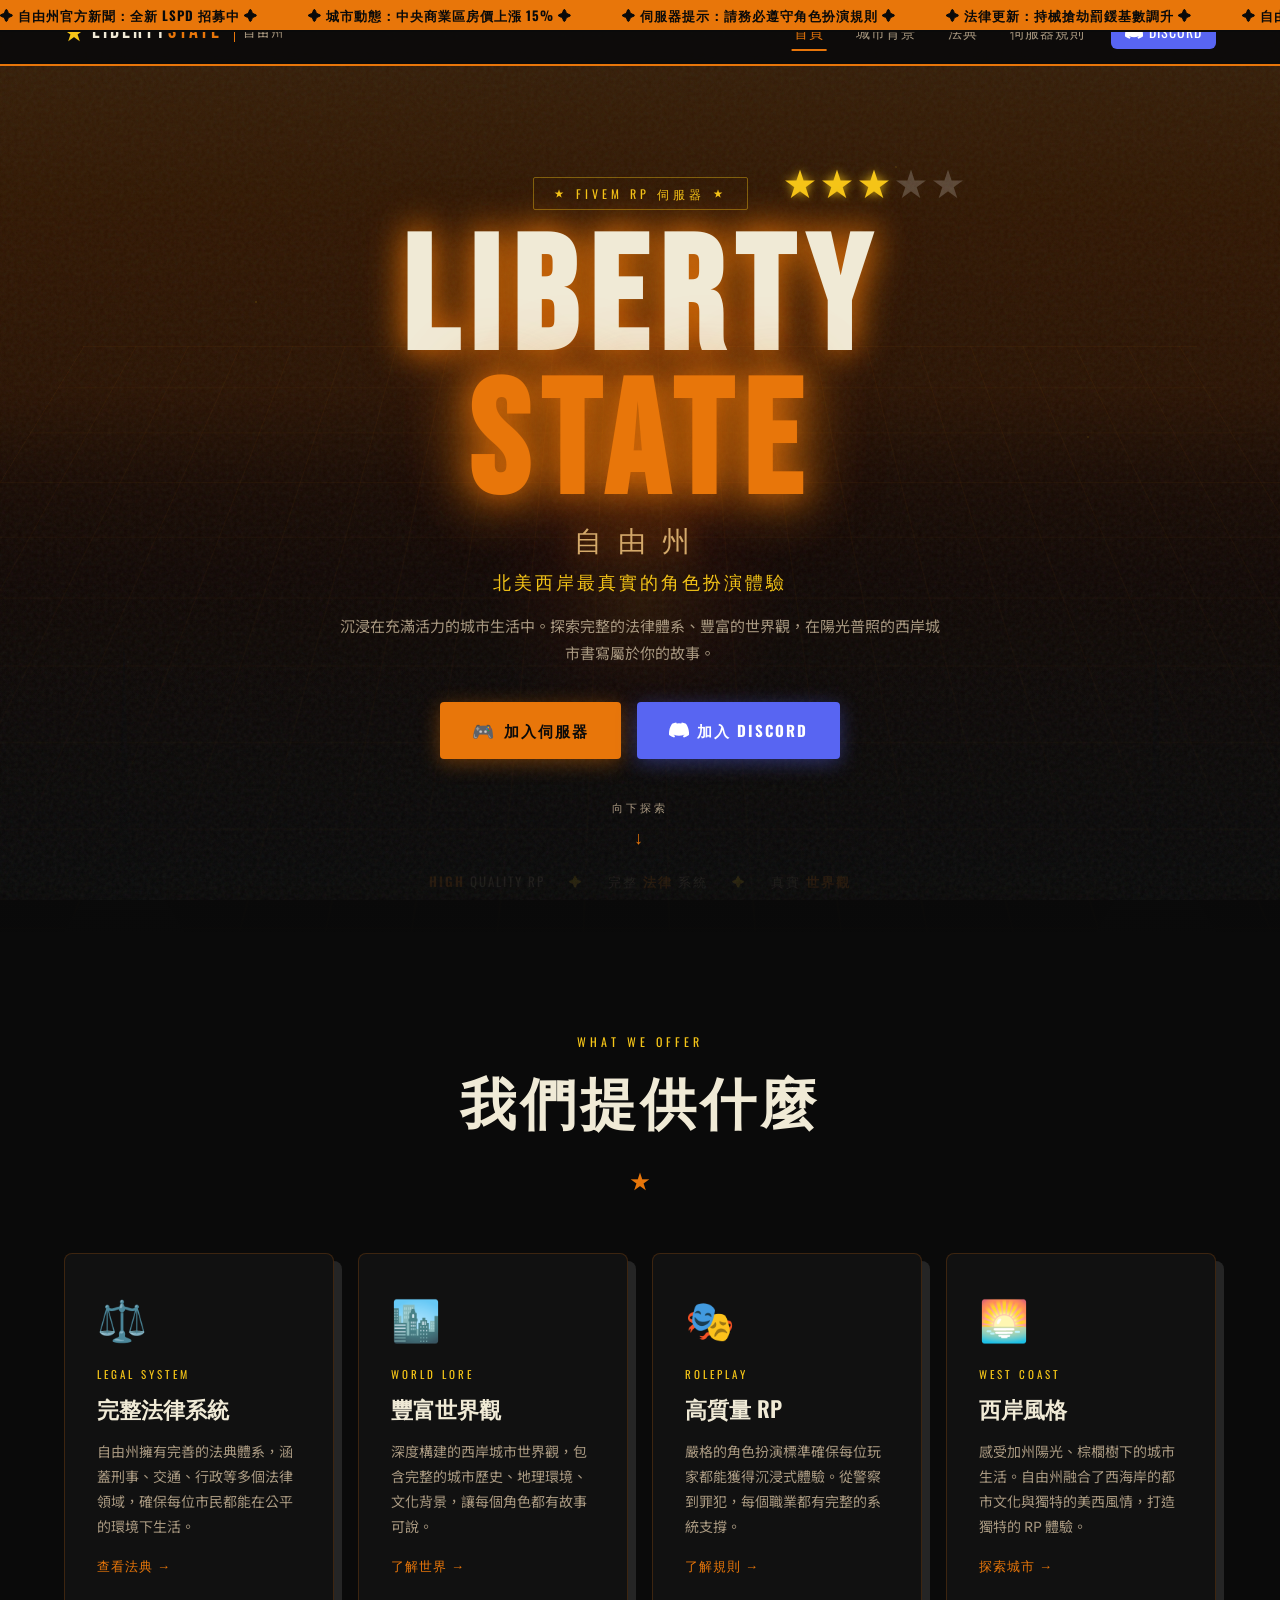
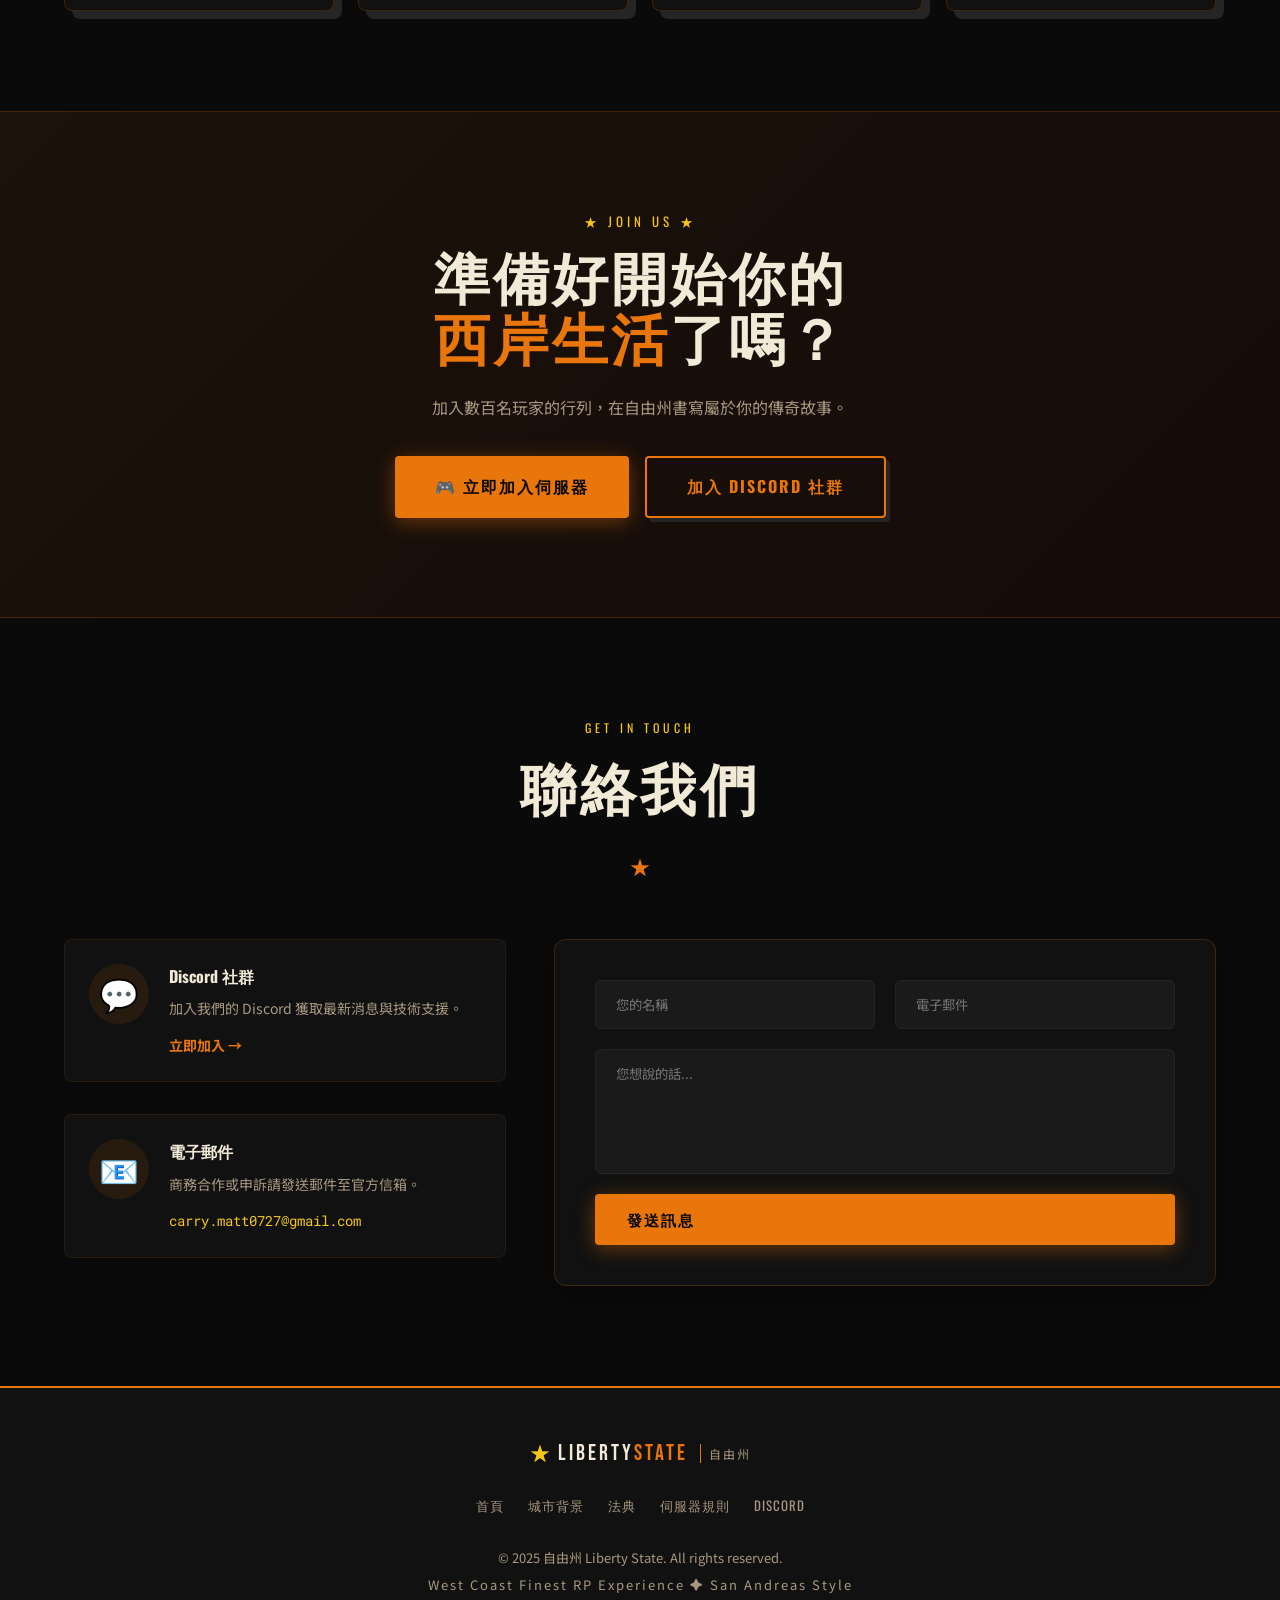
<file: index.html>
<!DOCTYPE html>
<html lang="zh-TW">
<head>
  <meta charset="UTF-8" />
  <meta name="viewport" content="width=device-width, initial-scale=1.0" />
  <title>自由州 Liberty State | 官方網站</title>
  <meta name="description" content="自由州（Liberty State）是一個位於北美西岸的現代化都市。探索完整的 RP 世界觀、法典系統、並了解伺務器規則。" />
  <meta property="og:title" content="自由州 Liberty State" />
  <meta property="og:description" content="一個高質量的 FiveM RP 伺務器。探索完整的法律系統、世界觀設定、並了解伺務器規則。" />
  <meta property="og:type" content="website" />
  <link rel="preconnect" href="https://fonts.googleapis.com" />
  <link rel="preconnect" href="https://fonts.gstatic.com" crossorigin />
  <link href="https://fonts.googleapis.com/css2?family=Bebas+Neue&family=Oswald:wght@300;400;500;600;700&family=Noto+Sans+TC:wght@300;400;500;700&family=Roboto+Mono:wght@400;500&display=swap" rel="stylesheet" />
  <link rel="stylesheet" href="style.css" />
</head>
<body>
  <!-- News Ticker -->
  <div class="news-ticker">
    <div class="news-content">
      <span>✦ 自由州官方新聞：全新 LSPD 招募中 ✦</span>
      <span>✦ 城市動態：中央商業區房價上漲 15% ✦</span>
      <span>✦ 伺服器提示：請務必遵守角色扮演規則 ✦</span>
      <span>✦ 法律更新：持械搶劫罰鍰基數調升 ✦</span>
      <span>✦ 自由州官方新聞：全新 LSPD 招募中 ✦</span>
      <span>✦ 城市動態：中央商業區房價上漲 15% ✦</span>
    </div>
  </div>

  <!-- Navigation -->
  <nav class="navbar" id="navbar">
    <div class="nav-container">
      <a href="index.html" class="nav-logo">
        <span class="logo-star">★</span>
        <span class="logo-text">LIBERTY<span class="logo-state">STATE</span></span>
        <span class="logo-zh">自由州</span>
      </a>
      <div class="nav-links">
        <a href="index.html" class="nav-link active" id="nav-home">首頁</a>
        <a href="city.html" class="nav-link" id="nav-city">城市背景</a>
        <a href="code.html" class="nav-link" id="nav-code">法典</a>
        <a href="rules.html" class="nav-link" id="nav-rules">伺服器規則</a>
        <a href="https://discord.gg/libertystaterp" class="nav-link discord-btn" target="_blank">
          <svg width="18" height="18" viewBox="0 0 24 24" fill="currentColor"><path d="M20.317 4.37a19.791 19.791 0 0 0-4.885-1.515.074.074 0 0 0-.079.037c-.21.375-.444.864-.608 1.25a18.27 18.27 0 0 0-5.487 0 12.64 12.64 0 0 0-.617-1.25.077.077 0 0 0-.079-.037A19.736 19.736 0 0 0 3.677 4.37a.07.07 0 0 0-.032.027C.533 9.046-.32 13.58.099 18.057.1 18.081.118 18.103.137 18.116a19.916 19.916 0 0 0 6.002 2.993.078.078 0 0 0 .084-.026c.462-.63.874-1.295 1.226-1.994a.076.076 0 0 0-.041-.106 13.107 13.107 0 0 1-1.872-.892.077.077 0 0 1-.008-.128 10.2 10.2 0 0 0 .372-.292.074.074 0 0 1 .077-.01c3.928 1.793 8.18 1.793 12.062 0a.074.074 0 0 1 .078.01c.12.098.246.198.373.292a.077.077 0 0 1-.006.127 12.299 12.299 0 0 1-1.873.892.077.077 0 0 0-.041.107c.36.698.772 1.362 1.225 1.993a.076.076 0 0 0 .084.028 19.839 19.839 0 0 0 6.002-2.981.077.077 0 0 0 .032-.054c.5-5.177-.838-9.674-3.549-13.66a.061.061 0 0 0-.031-.03z"/></svg>
          Discord
        </a>
      </div>
      <button class="nav-toggle" id="navToggle">
        <span></span><span></span><span></span>
      </button>
    </div>
  </nav>

  <!-- Hero Section -->
  <section class="hero" id="hero">
    <div class="hero-bg">
      <div class="hero-gradient"></div>
      <div class="hero-stars"></div>
      <div class="hero-grid"></div>
      <div class="palm-silhouettes">
        <div class="palm palm-left"></div>
        <div class="palm palm-right"></div>
      </div>
      <div class="sun-effect"></div>
    </div>
    <div class="hero-content">
      <!-- Wanted Level Stars -->
      <div class="wanted-level">
        <span>★</span><span>★</span><span>★</span><span class="star-dim">★</span><span class="star-dim">★</span>
      </div>
      <div class="hero-badge">
        <span class="badge-star">★</span> FiveM RP 伺服器 <span class="badge-star">★</span>
      </div>
      <h1 class="hero-title">
        <span class="title-liberty">LIBERTY</span>
        <span class="title-state">STATE</span>
        <span class="title-zh">自由州</span>
      </h1>
      <p class="hero-subtitle">北美西岸最真實的角色扮演體驗</p>
      <p class="hero-desc">沉浸在充滿活力的城市生活中。探索完整的法律體系、豐富的世界觀，在陽光普照的西岸城市書寫屬於你的故事。</p>
      <div class="hero-buttons">
        <a href="fivem://connect/libertystate.tebex.io" class="btn btn-primary">
          <span class="btn-icon">🎮</span> 加入伺服器
        </a>
        <a href="https://discord.gg/libertystaterp" class="btn btn-discord" target="_blank">
          <svg width="20" height="20" viewBox="0 0 24 24" fill="currentColor"><path d="M20.317 4.37a19.791 19.791 0 0 0-4.885-1.515.074.074 0 0 0-.079.037c-.21.375-.444.864-.608 1.25a18.27 18.27 0 0 0-5.487 0 12.64 12.64 0 0 0-.617-1.25.077.077 0 0 0-.079-.037A19.736 19.736 0 0 0 3.677 4.37a.07.07 0 0 0-.032.027C.533 9.046-.32 13.58.099 18.057.1 18.081.118 18.103.137 18.116a19.916 19.916 0 0 0 6.002 2.993.078.078 0 0 0 .084-.026c.462-.63.874-1.295 1.226-1.994a.076.076 0 0 0-.041-.106 13.107 13.107 0 0 1-1.872-.892.077.077 0 0 1-.008-.128 10.2 10.2 0 0 0 .372-.292.074.074 0 0 1 .077-.01c3.928 1.793 8.18 1.793 12.062 0a.074.074 0 0 1 .078.01c.12.098.246.198.373.292a.077.077 0 0 1-.006.127 12.299 12.299 0 0 1-1.873.892.077.077 0 0 0-.041.107c.36.698.772 1.362 1.225 1.993a.076.076 0 0 0 .084.028 19.839 19.839 0 0 0 6.002-2.981.077.077 0 0 0 .032-.054c.5-5.177-.838-9.674-3.549-13.66a.061.061 0 0 0-.031-.03z"/></svg>
          加入 Discord
        </a>
      </div>
      <div class="hero-scroll-hint">
        <span>向下探索</span>
        <div class="scroll-arrow">↓</div>
      </div>
    </div>
    <div class="hero-badge-bottom">
      <span class="stat-item"><span class="stat-num">HIGH</span> QUALITY RP</span>
      <span class="stat-divider">✦</span>
      <span class="stat-item">完整 <span class="stat-num">法律</span> 系統</span>
      <span class="stat-divider">✦</span>
      <span class="stat-item">真實 <span class="stat-num">世界觀</span></span>
    </div>
  </section>

  <!-- Features Section -->
  <section class="features" id="features">
    <div class="section-header">
      <div class="section-tag">WHAT WE OFFER</div>
      <h2 class="section-title">我們提供什麼</h2>
      <div class="section-divider"><span>★</span></div>
    </div>
    <div class="features-grid">
      <div class="feature-card" data-delay="0">
        <div class="feature-icon">⚖️</div>
        <div class="feature-tag">LEGAL SYSTEM</div>
        <h3 class="feature-title">完整法律系統</h3>
        <p class="feature-desc">自由州擁有完善的法典體系，涵蓋刑事、交通、行政等多個法律領域，確保每位市民都能在公平的環境下生活。</p>
        <a href="code.html" class="feature-link">查看法典 →</a>
      </div>
      <div class="feature-card" data-delay="100">
        <div class="feature-icon">🏙️</div>
        <div class="feature-tag">WORLD LORE</div>
        <h3 class="feature-title">豐富世界觀</h3>
        <p class="feature-desc">深度構建的西岸城市世界觀，包含完整的城市歷史、地理環境、文化背景，讓每個角色都有故事可說。</p>
        <a href="city.html" class="feature-link">了解世界 →</a>
      </div>
      <div class="feature-card" data-delay="200">
        <div class="feature-icon">🎭</div>
        <div class="feature-tag">ROLEPLAY</div>
        <h3 class="feature-title">高質量 RP</h3>
        <p class="feature-desc">嚴格的角色扮演標準確保每位玩家都能獲得沉浸式體驗。從警察到罪犯，每個職業都有完整的系統支撐。</p>
        <a href="rules.html" class="feature-link">了解規則 →</a>
      </div>
      <div class="feature-card" data-delay="300">
        <div class="feature-icon">🌅</div>
        <div class="feature-tag">WEST COAST</div>
        <h3 class="feature-title">西岸風格</h3>
        <p class="feature-desc">感受加州陽光、棕櫚樹下的城市生活。自由州融合了西海岸的都市文化與獨特的美西風情，打造獨特的 RP 體驗。</p>
        <a href="city.html" class="feature-link">探索城市 →</a>
      </div>
    </div>
  </section>

  <!-- CTA Section -->
  <section class="cta-section">
    <div class="cta-bg"></div>
    <div class="cta-content">
      <div class="cta-tag">★ JOIN US ★</div>
      <h2 class="cta-title">準備好開始你的<br><span class="cta-highlight">西岸生活</span>了嗎？</h2>
      <p class="cta-desc">加入數百名玩家的行列，在自由州書寫屬於你的傳奇故事。</p>
      <div class="cta-buttons">
        <a href="fivem://connect/libertystate.tebex.io" class="btn btn-primary btn-lg">
          🎮 立即加入伺服器
        </a>
        <a href="https://discord.gg/libertystaterp" class="btn btn-outline btn-lg" target="_blank">
          加入 Discord 社群
        </a>
      </div>
    </div>
  </section>

  <!-- Contact Section -->
  <section class="contact-section" id="contact">
    <div class="section-header">
      <div class="section-tag">GET IN TOUCH</div>
      <h2 class="section-title">聯絡我們</h2>
      <div class="section-divider"><span>★</span></div>
    </div>
    <div class="contact-container">
      <div class="contact-info">
        <div class="contact-item">
          <div class="contact-icon">💬</div>
          <div class="contact-text">
            <h4>Discord 社群</h4>
            <p>加入我們的 Discord 獲取最新消息與技術支援。</p>
            <a href="https://discord.gg/libertystaterp" target="_blank">立即加入 →</a>
          </div>
        </div>
        <div class="contact-item">
          <div class="contact-icon">📧</div>
          <div class="contact-text">
            <h4>電子郵件</h4>
            <p>商務合作或申訴請發送郵件至官方信箱。</p>
            <span>carry.matt0727@gmail.com</span>
          </div>
        </div>
      </div>
      <div class="contact-form-wrapper">
        <form class="contact-form">
          <div class="form-row">
            <input type="text" placeholder="您的名稱" required>
            <input type="email" placeholder="電子郵件" required>
          </div>
          <textarea placeholder="您想說的話..." rows="5" required></textarea>
          <button type="submit" class="btn btn-primary">發送訊息</button>
        </form>
      </div>
    </div>
  </section>

  <!-- Footer -->
  <footer class="footer">
    <div class="footer-content">
      <div class="footer-logo">
        <span class="logo-star">★</span>
        <span class="logo-text">LIBERTY<span class="logo-state">STATE</span></span>
        <span class="logo-zh">自由州</span>
      </div>
      <div class="footer-links">
        <a href="index.html">首頁</a>
        <a href="city.html">城市背景</a>
        <a href="code.html">法典</a>
        <a href="rules.html">伺服器規則</a>
        <a href="https://discord.gg/libertystaterp" target="_blank">Discord</a>
      </div>
      <div class="footer-bottom">
        <p>© 2025 自由州 Liberty State. All rights reserved.</p>
        <p class="footer-tagline">West Coast Finest RP Experience ✦ San Andreas Style</p>
      </div>
    </div>
  </footer>

  <script src="app.js"></script>
</body>
</html>
</file>
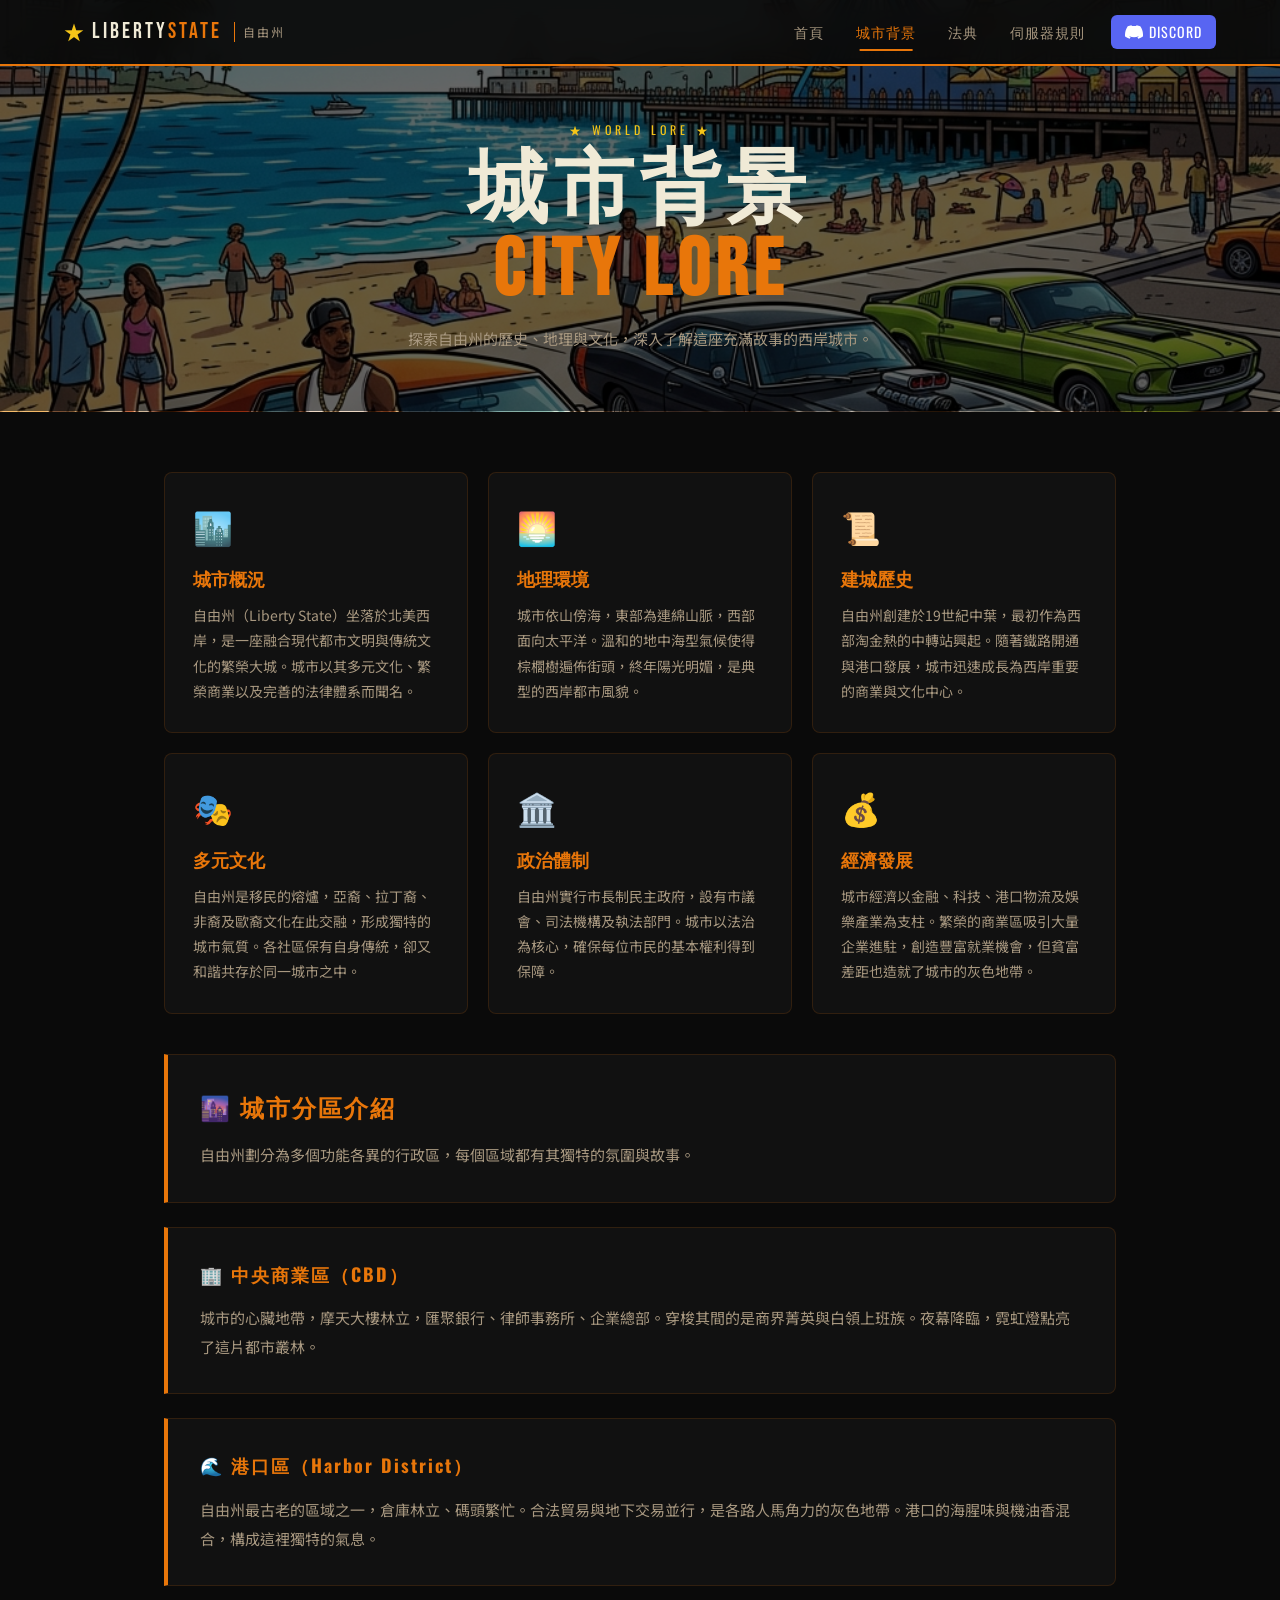
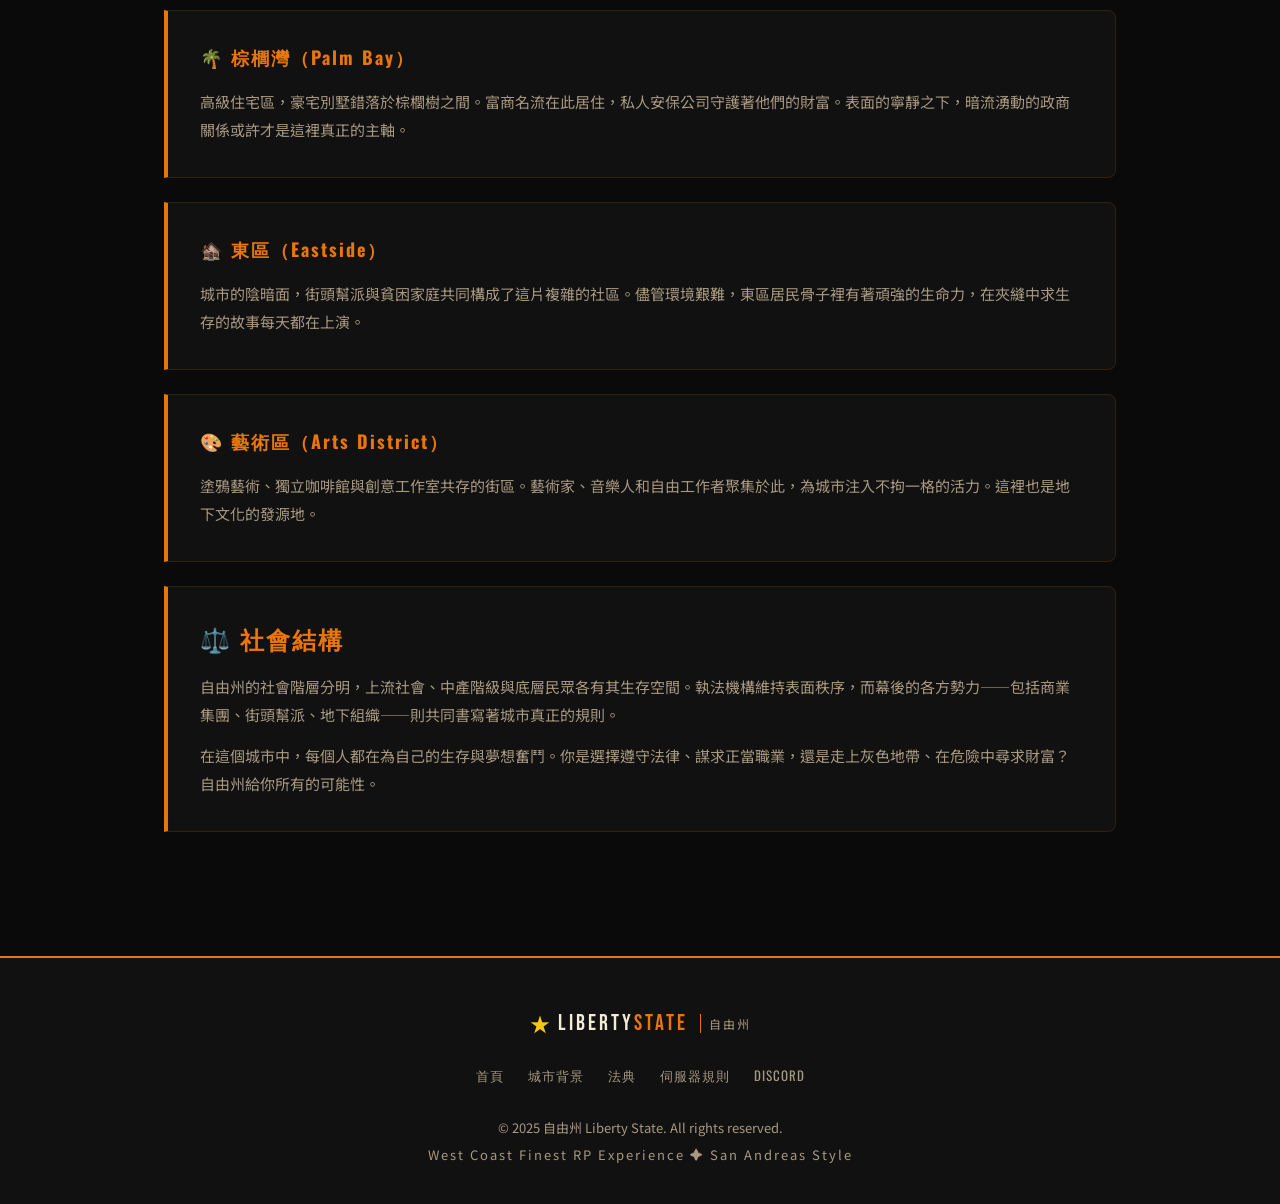
<file: city.html>
<!DOCTYPE html>
<html lang="zh-TW">
<head>
  <meta charset="UTF-8" />
  <meta name="viewport" content="width=device-width, initial-scale=1.0" />
  <title>城市背景 | 自由州 Liberty State</title>
  <meta name="description" content="探索自由州的城市背景、歷史與世界觀設定。" />
  <link rel="preconnect" href="https://fonts.googleapis.com" />
  <link rel="preconnect" href="https://fonts.gstatic.com" crossorigin />
  <link href="https://fonts.googleapis.com/css2?family=Bebas+Neue&family=Oswald:wght@300;400;500;600;700&family=Noto+Sans+TC:wght@300;400;500;700&family=Roboto+Mono:wght@400;500&display=swap" rel="stylesheet" />
  <link rel="stylesheet" href="style.css" />
</head>
<body>
  <nav class="navbar" id="navbar">
    <div class="nav-container">
      <a href="index.html" class="nav-logo">
        <span class="logo-star">★</span>
        <span class="logo-text">LIBERTY<span class="logo-state">STATE</span></span>
        <span class="logo-zh">自由州</span>
      </a>
      <div class="nav-links">
        <a href="index.html" class="nav-link">首頁</a>
        <a href="city.html" class="nav-link active">城市背景</a>
        <a href="code.html" class="nav-link">法典</a>
        <a href="rules.html" class="nav-link">伺服器規則</a>
        <a href="https://discord.gg/libertystaterp" class="nav-link discord-btn" target="_blank">
          <svg width="18" height="18" viewBox="0 0 24 24" fill="currentColor"><path d="M20.317 4.37a19.791 19.791 0 0 0-4.885-1.515.074.074 0 0 0-.079.037c-.21.375-.444.864-.608 1.25a18.27 18.27 0 0 0-5.487 0 12.64 12.64 0 0 0-.617-1.25.077.077 0 0 0-.079-.037A19.736 19.736 0 0 0 3.677 4.37a.07.07 0 0 0-.032.027C.533 9.046-.32 13.58.099 18.057.1 18.081.118 18.103.137 18.116a19.916 19.916 0 0 0 6.002 2.993.078.078 0 0 0 .084-.026c.462-.63.874-1.295 1.226-1.994a.076.076 0 0 0-.041-.106 13.107 13.107 0 0 1-1.872-.892.077.077 0 0 1-.008-.128 10.2 10.2 0 0 0 .372-.292.074.074 0 0 1 .077-.01c3.928 1.793 8.18 1.793 12.062 0a.074.074 0 0 1 .078.01c.12.098.246.198.373.292a.077.077 0 0 1-.006.127 12.299 12.299 0 0 1-1.873.892.077.077 0 0 0-.041.107c.36.698.772 1.362 1.225 1.993a.076.076 0 0 0 .084.028 19.839 19.839 0 0 0 6.002-2.981.077.077 0 0 0 .032-.054c.5-5.177-.838-9.674-3.549-13.66a.061.061 0 0 0-.031-.03z"/></svg>
          Discord
        </a>
      </div>
      <button class="nav-toggle" id="navToggle"><span></span><span></span><span></span></button>
    </div>
  </nav>

  <section class="page-hero" style="background-image: url('gta_sa_lifestyle_beach_1777030882919.png'); background-size: cover; background-position: center; position: relative;">
    <div style="position: absolute; inset: 0; background: rgba(0,0,0,0.6); z-index: 0;"></div>
    <div style="position: relative; z-index: 1;">
      <div class="page-hero-tag">★ WORLD LORE ★</div>
      <h1 class="page-hero-title">城市背景<br><span>CITY LORE</span></h1>
      <p class="page-hero-desc">探索自由州的歷史、地理與文化，深入了解這座充滿故事的西岸城市。</p>
    </div>
  </section>

  <div class="city-section">
    <div class="city-grid">
      <div class="city-card">
        <div class="city-card-icon">🏙️</div>
        <h3>城市概況</h3>
        <p>自由州（Liberty State）坐落於北美西岸，是一座融合現代都市文明與傳統文化的繁榮大城。城市以其多元文化、繁榮商業以及完善的法律體系而聞名。</p>
      </div>
      <div class="city-card">
        <div class="city-card-icon">🌅</div>
        <h3>地理環境</h3>
        <p>城市依山傍海，東部為連綿山脈，西部面向太平洋。溫和的地中海型氣候使得棕櫚樹遍佈街頭，終年陽光明媚，是典型的西岸都市風貌。</p>
      </div>
      <div class="city-card">
        <div class="city-card-icon">📜</div>
        <h3>建城歷史</h3>
        <p>自由州創建於19世紀中葉，最初作為西部淘金熱的中轉站興起。隨著鐵路開通與港口發展，城市迅速成長為西岸重要的商業與文化中心。</p>
      </div>
      <div class="city-card">
        <div class="city-card-icon">🎭</div>
        <h3>多元文化</h3>
        <p>自由州是移民的熔爐，亞裔、拉丁裔、非裔及歐裔文化在此交融，形成獨特的城市氣質。各社區保有自身傳統，卻又和諧共存於同一城市之中。</p>
      </div>
      <div class="city-card">
        <div class="city-card-icon">🏛️</div>
        <h3>政治體制</h3>
        <p>自由州實行市長制民主政府，設有市議會、司法機構及執法部門。城市以法治為核心，確保每位市民的基本權利得到保障。</p>
      </div>
      <div class="city-card">
        <div class="city-card-icon">💰</div>
        <h3>經濟發展</h3>
        <p>城市經濟以金融、科技、港口物流及娛樂產業為支柱。繁榮的商業區吸引大量企業進駐，創造豐富就業機會，但貧富差距也造就了城市的灰色地帶。</p>
      </div>
    </div>

    <div class="content-block">
      <h2>🌆 城市分區介紹</h2>
      <p>自由州劃分為多個功能各異的行政區，每個區域都有其獨特的氛圍與故事。</p>
    </div>

    <div class="content-block">
      <h3>🏢 中央商業區（CBD）</h3>
      <p>城市的心臟地帶，摩天大樓林立，匯聚銀行、律師事務所、企業總部。穿梭其間的是商界菁英與白領上班族。夜幕降臨，霓虹燈點亮了這片都市叢林。</p>
    </div>

    <div class="content-block">
      <h3>🌊 港口區（Harbor District）</h3>
      <p>自由州最古老的區域之一，倉庫林立、碼頭繁忙。合法貿易與地下交易並行，是各路人馬角力的灰色地帶。港口的海腥味與機油香混合，構成這裡獨特的氣息。</p>
    </div>

    <div class="content-block">
      <h3>🌴 棕櫚灣（Palm Bay）</h3>
      <p>高級住宅區，豪宅別墅錯落於棕櫚樹之間。富商名流在此居住，私人安保公司守護著他們的財富。表面的寧靜之下，暗流湧動的政商關係或許才是這裡真正的主軸。</p>
    </div>

    <div class="content-block">
      <h3>🏚️ 東區（Eastside）</h3>
      <p>城市的陰暗面，街頭幫派與貧困家庭共同構成了這片複雜的社區。儘管環境艱難，東區居民骨子裡有著頑強的生命力，在夾縫中求生存的故事每天都在上演。</p>
    </div>

    <div class="content-block">
      <h3>🎨 藝術區（Arts District）</h3>
      <p>塗鴉藝術、獨立咖啡館與創意工作室共存的街區。藝術家、音樂人和自由工作者聚集於此，為城市注入不拘一格的活力。這裡也是地下文化的發源地。</p>
    </div>

    <div class="content-block">
      <h2>⚖️ 社會結構</h2>
      <p>自由州的社會階層分明，上流社會、中產階級與底層民眾各有其生存空間。執法機構維持表面秩序，而幕後的各方勢力——包括商業集團、街頭幫派、地下組織——則共同書寫著城市真正的規則。</p>
      <p>在這個城市中，每個人都在為自己的生存與夢想奮鬥。你是選擇遵守法律、謀求正當職業，還是走上灰色地帶、在危險中尋求財富？自由州給你所有的可能性。</p>
    </div>
  </div>

  <footer class="footer">
    <div class="footer-content">
      <div class="footer-logo">
        <span class="logo-star">★</span>
        <span class="logo-text">LIBERTY<span class="logo-state">STATE</span></span>
        <span class="logo-zh">自由州</span>
      </div>
      <div class="footer-links">
        <a href="index.html">首頁</a>
        <a href="city.html">城市背景</a>
        <a href="code.html">法典</a>
        <a href="rules.html">伺服器規則</a>
        <a href="https://discord.gg/libertystaterp" target="_blank">Discord</a>
      </div>
      <div class="footer-bottom">
        <p>© 2025 自由州 Liberty State. All rights reserved.</p>
        <p class="footer-tagline">West Coast Finest RP Experience ✦ San Andreas Style</p>
      </div>
    </div>
  </footer>

  <script src="app.js"></script>
</body>
</html>
</file>
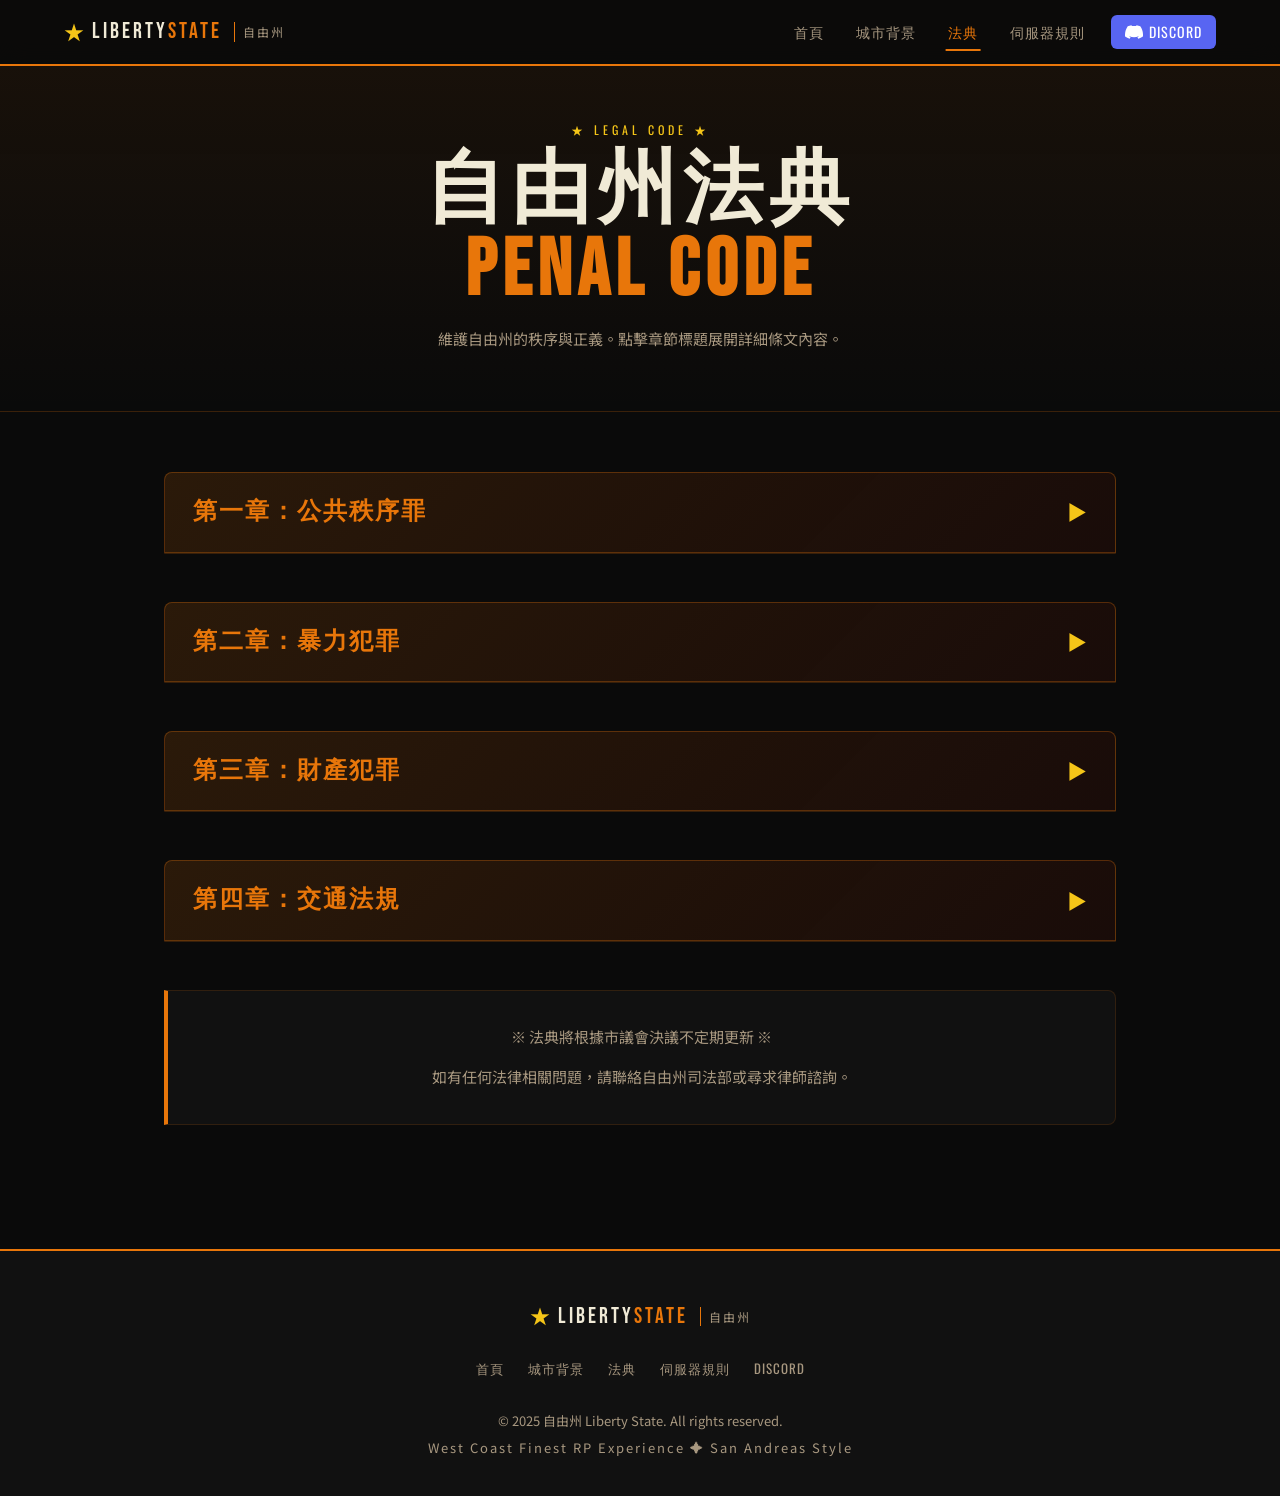
<file: code.html>
<!DOCTYPE html>
<html lang="zh-TW">
<head>
  <meta charset="UTF-8" />
  <meta name="viewport" content="width=device-width, initial-scale=1.0" />
  <title>自由州法典 | 自由州 Liberty State</title>
  <meta name="description" content="自由州官方法典，包含刑事、交通、行政等多項法律條文。" />
  <link rel="preconnect" href="https://fonts.googleapis.com" />
  <link rel="preconnect" href="https://fonts.gstatic.com" crossorigin />
  <link href="https://fonts.googleapis.com/css2?family=Bebas+Neue&family=Oswald:wght@300;400;500;600;700&family=Noto+Sans+TC:wght@300;400;500;700&family=Roboto+Mono:wght@400;500&display=swap" rel="stylesheet" />
  <link rel="stylesheet" href="style.css" />
</head>
<body>
  <nav class="navbar" id="navbar">
    <div class="nav-container">
      <a href="index.html" class="nav-logo">
        <span class="logo-star">★</span>
        <span class="logo-text">LIBERTY<span class="logo-state">STATE</span></span>
        <span class="logo-zh">自由州</span>
      </a>
      <div class="nav-links">
        <a href="index.html" class="nav-link">首頁</a>
        <a href="city.html" class="nav-link">城市背景</a>
        <a href="code.html" class="nav-link active">法典</a>
        <a href="rules.html" class="nav-link">伺服器規則</a>
        <a href="https://discord.gg/libertystaterp" class="nav-link discord-btn" target="_blank">
          <svg width="18" height="18" viewBox="0 0 24 24" fill="currentColor"><path d="M20.317 4.37a19.791 19.791 0 0 0-4.885-1.515.074.074 0 0 0-.079.037c-.21.375-.444.864-.608 1.25a18.27 18.27 0 0 0-5.487 0 12.64 12.64 0 0 0-.617-1.25.077.077 0 0 0-.079-.037A19.736 19.736 0 0 0 3.677 4.37a.07.07 0 0 0-.032.027C.533 9.046-.32 13.58.099 18.057.1 18.081.118 18.103.137 18.116a19.916 19.916 0 0 0 6.002 2.993.078.078 0 0 0 .084-.026c.462-.63.874-1.295 1.226-1.994a.076.076 0 0 0-.041-.106 13.107 13.107 0 0 1-1.872-.892.077.077 0 0 1-.008-.128 10.2 10.2 0 0 0 .372-.292.074.074 0 0 1 .077-.01c3.928 1.793 8.18 1.793 12.062 0a.074.074 0 0 1 .078.01c.12.098.246.198.373.292a.077.077 0 0 1-.006.127 12.299 12.299 0 0 1-1.873.892.077.077 0 0 0-.041.107c.36.698.772 1.362 1.225 1.993a.076.076 0 0 0 .084.028 19.839 19.839 0 0 0 6.002-2.981.077.077 0 0 0 .032-.054c.5-5.177-.838-9.674-3.549-13.66a.061.061 0 0 0-.031-.03z"/></svg>
          Discord
        </a>
      </div>
      <button class="nav-toggle" id="navToggle"><span></span><span></span><span></span></button>
    </div>
  </nav>

  <section class="page-hero">
    <div class="page-hero-tag">★ LEGAL CODE ★</div>
    <h1 class="page-hero-title">自由州法典<br><span>PENAL CODE</span></h1>
    <p class="page-hero-desc">維護自由州的秩序與正義。點擊章節標題展開詳細條文內容。</p>
  </section>

  <div class="code-section">
    
    <!-- 第一章 -->
    <div class="law-chapter">
      <div class="chapter-header">
        <h2 class="chapter-title">第一章：公共秩序罪</h2>
        <div class="chapter-toggle">▶</div>
      </div>
      <div class="chapter-body">
        <div class="law-article">
          <div class="article-num">ARTICLE 1.1</div>
          <h3 class="article-title">非法集會</h3>
          <p class="article-content">三人以上為實現共同目的，不遵從執法人員解散命令而聚集者，視為非法集會。情節嚴重者可處以罰鍰或短期監禁。</p>
        </div>
        <div class="law-article">
          <div class="article-num">ARTICLE 1.2</div>
          <h3 class="article-title">妨礙公務</h3>
          <p class="article-content">以暴力、威脅或其他方式阻礙執法人員執行職務者，處以罰鍰並沒收相關非法所得。</p>
        </div>
        <div class="law-article">
          <div class="article-num">ARTICLE 1.3</div>
          <h3 class="article-title">公共場所滋擾</h3>
          <p class="article-content">在公共場所大聲喧嘩、鬥毆或以其他方式破壞安寧者，執法人員有權將其驅離或帶回詢問。</p>
        </div>
      </div>
    </div>

    <!-- 第二章 -->
    <div class="law-chapter">
      <div class="chapter-header">
        <h2 class="chapter-title">第二章：暴力犯罪</h2>
        <div class="chapter-toggle">▶</div>
      </div>
      <div class="chapter-body">
        <div class="law-article">
          <div class="article-num">ARTICLE 2.1</div>
          <h3 class="article-title">一級謀殺</h3>
          <p class="article-content">預謀且帶有惡意地非法奪取他人生命。此為極重罪，處以終身監禁且不得假釋，並處以最高額罰鍰。</p>
        </div>
        <div class="law-article">
          <div class="article-num">ARTICLE 2.2</div>
          <h3 class="article-title">二級謀殺</h3>
          <p class="article-content">非預謀但帶有殺意或極度輕率行為導致他人死亡。處以長期監禁。</p>
        </div>
        <div class="law-article">
          <div class="article-num">ARTICLE 2.3</div>
          <h3 class="article-title">持械搶劫</h3>
          <p class="article-content">使用武器強行奪取他人財物。視情節輕重處以 15 至 30 分鐘監禁並處以重罰。</p>
        </div>
      </div>
    </div>

    <!-- 第三章 -->
    <div class="law-chapter">
      <div class="chapter-header">
        <h2 class="chapter-title">第三章：財產犯罪</h2>
        <div class="chapter-toggle">▶</div>
      </div>
      <div class="chapter-body">
        <div class="law-article">
          <div class="article-num">ARTICLE 3.1</div>
          <h3 class="article-title">入室竊盜</h3>
          <p class="article-content">未經許可侵入他人住宅、車輛或商業空間並盜取財物者。</p>
        </div>
        <div class="law-article">
          <div class="article-num">ARTICLE 3.2</div>
          <h3 class="article-title">車輛盜竊（Grand Theft Auto）</h3>
          <p class="article-content">未經車主同意擅自駕駛、奪取他人車輛或相關零件。處以重罰及監禁。</p>
        </div>
      </div>
    </div>

    <!-- 第四章 -->
    <div class="law-chapter">
      <div class="chapter-header">
        <h2 class="chapter-title">第四章：交通法規</h2>
        <div class="chapter-toggle">▶</div>
      </div>
      <div class="chapter-body">
        <div class="law-article">
          <div class="article-num">ARTICLE 4.1</div>
          <h3 class="article-title">超速駕駛</h3>
          <p class="article-content">超過該路段限制時速。每超過 10km/h 增加罰鍰基數。超過 50km/h 視為危險駕駛，得扣留車輛。</p>
        </div>
        <div class="law-article">
          <div class="article-num">ARTICLE 4.2</div>
          <h3 class="article-title">酒後/毒後駕駛 (DUI)</h3>
          <p class="article-content">血液酒精濃度超過標準或受藥物影響駕駛者。處以吊銷執照 24 小時、高額罰鍰並即刻監禁。</p>
        </div>
        <div class="law-article">
          <div class="article-num">ARTICLE 4.3</div>
          <h3 class="article-title">非法非法改裝</h3>
          <p class="article-content">車輛改裝超出安全規範或噪音限制，執法人員有權責令限期改善或禁止上路。</p>
        </div>
      </div>
    </div>

    <!-- 更多章節可依此類推 -->
    <div class="content-block" style="margin-top: 40px; text-align: center;">
      <p>※ 法典將根據市議會決議不定期更新 ※</p>
      <p>如有任何法律相關問題，請聯絡自由州司法部或尋求律師諮詢。</p>
    </div>

  </div>

  <footer class="footer">
    <div class="footer-content">
      <div class="footer-logo">
        <span class="logo-star">★</span>
        <span class="logo-text">LIBERTY<span class="logo-state">STATE</span></span>
        <span class="logo-zh">自由州</span>
      </div>
      <div class="footer-links">
        <a href="index.html">首頁</a>
        <a href="city.html">城市背景</a>
        <a href="code.html">法典</a>
        <a href="rules.html">伺服器規則</a>
        <a href="https://discord.gg/libertystaterp" target="_blank">Discord</a>
      </div>
      <div class="footer-bottom">
        <p>© 2025 自由州 Liberty State. All rights reserved.</p>
        <p class="footer-tagline">West Coast Finest RP Experience ✦ San Andreas Style</p>
      </div>
    </div>
  </footer>

  <script src="app.js"></script>
</body>
</html>
</file>
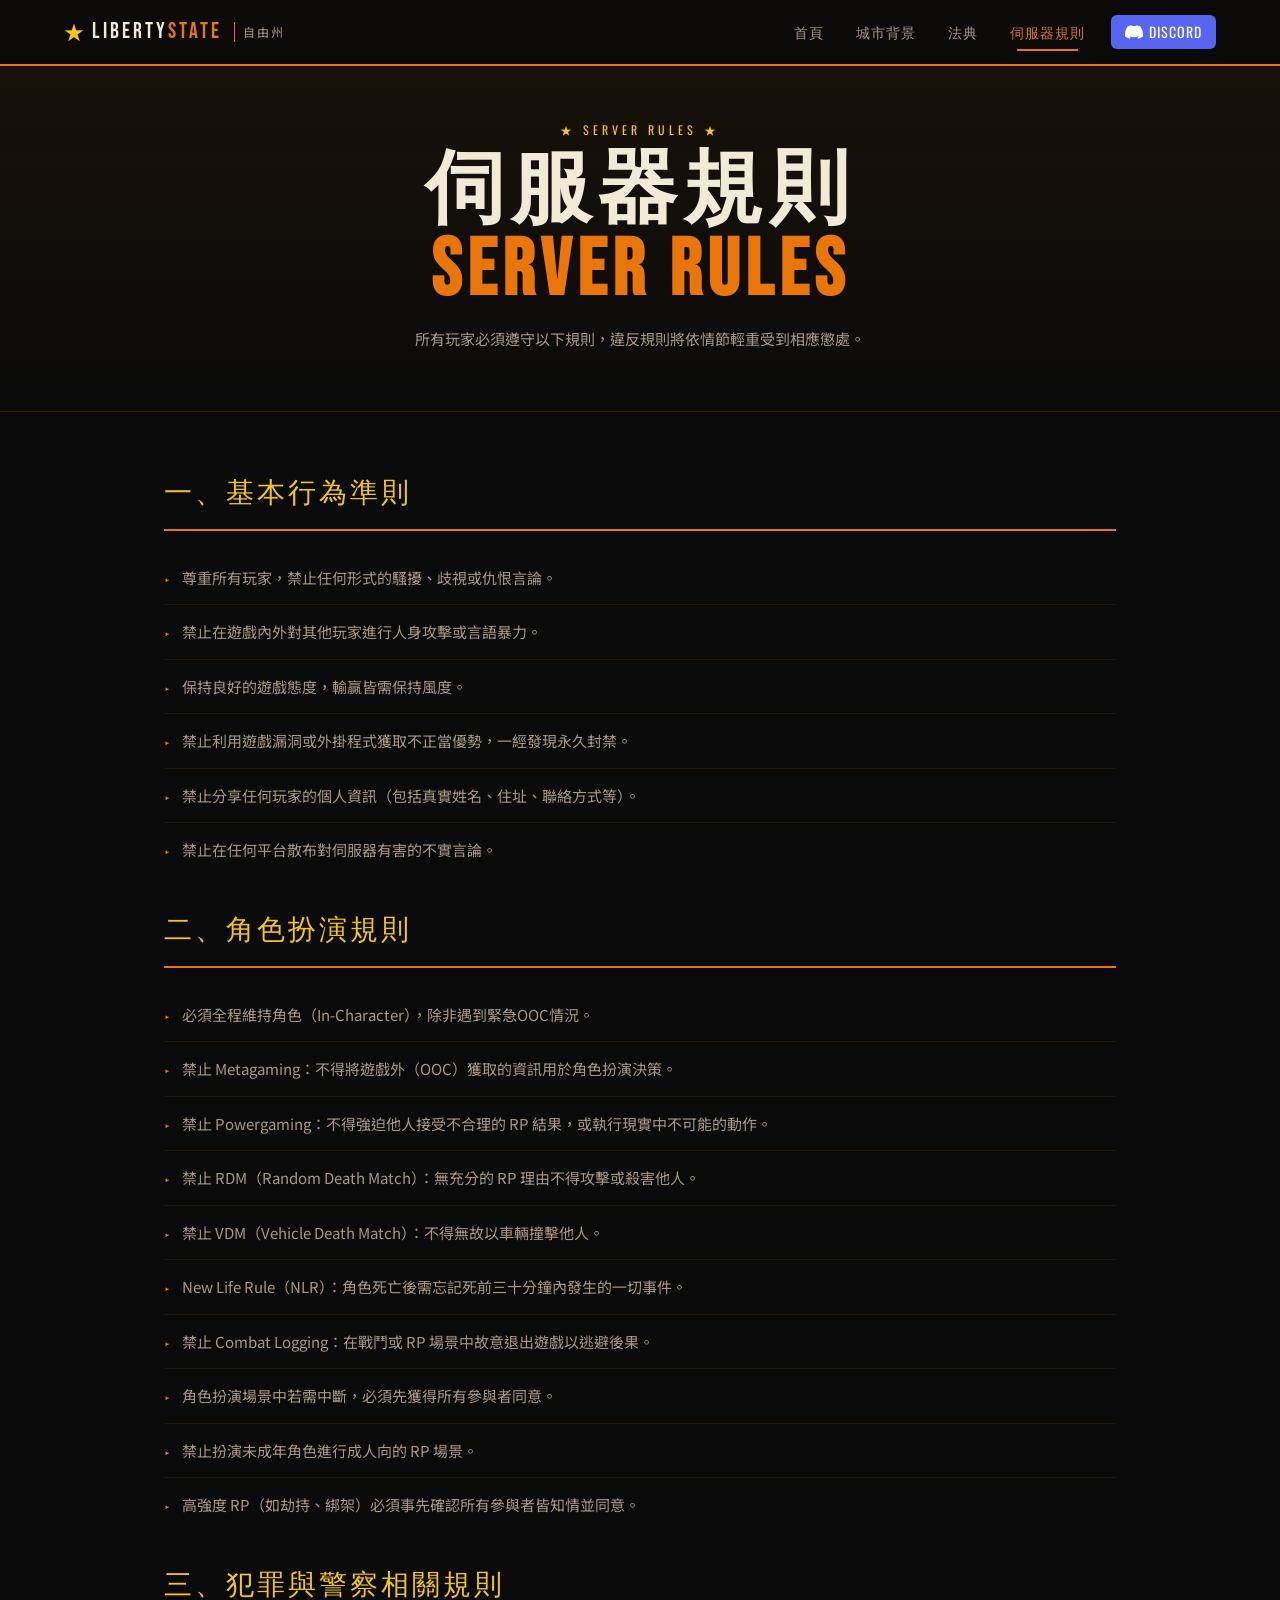
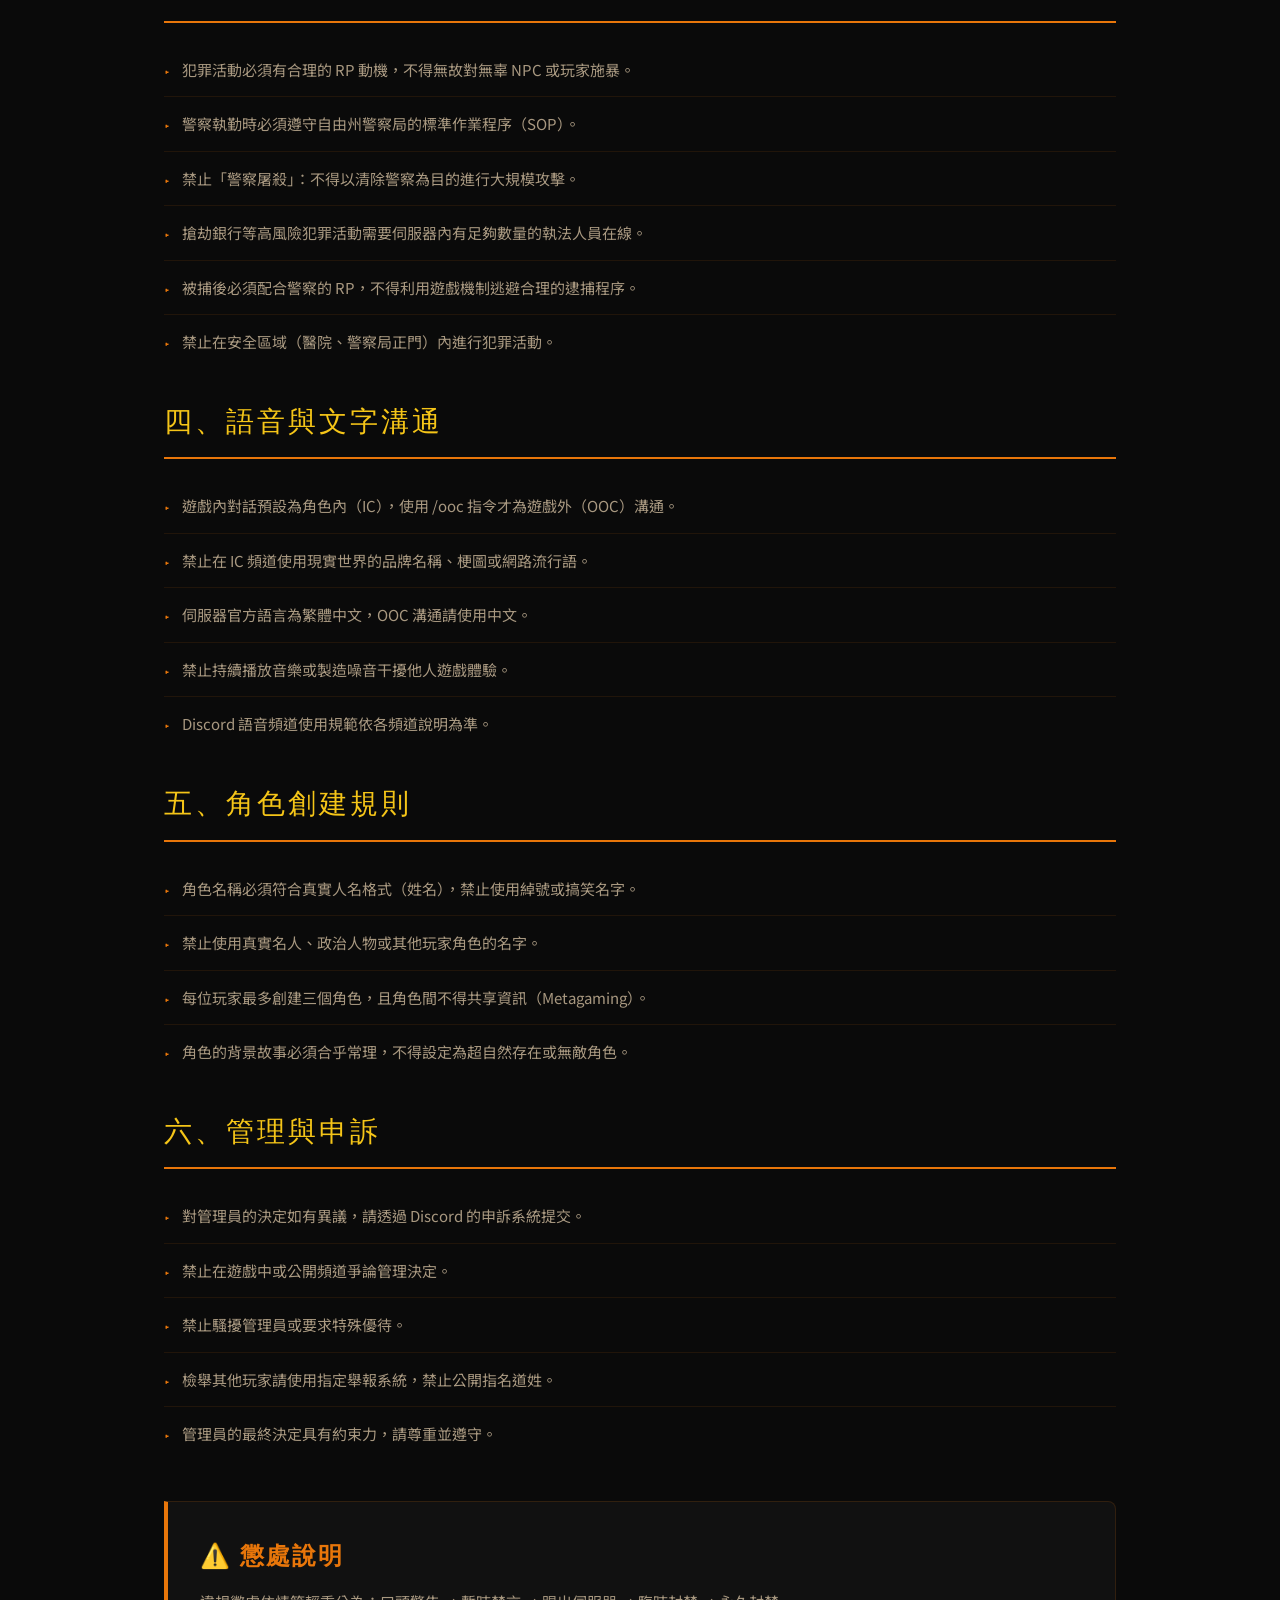
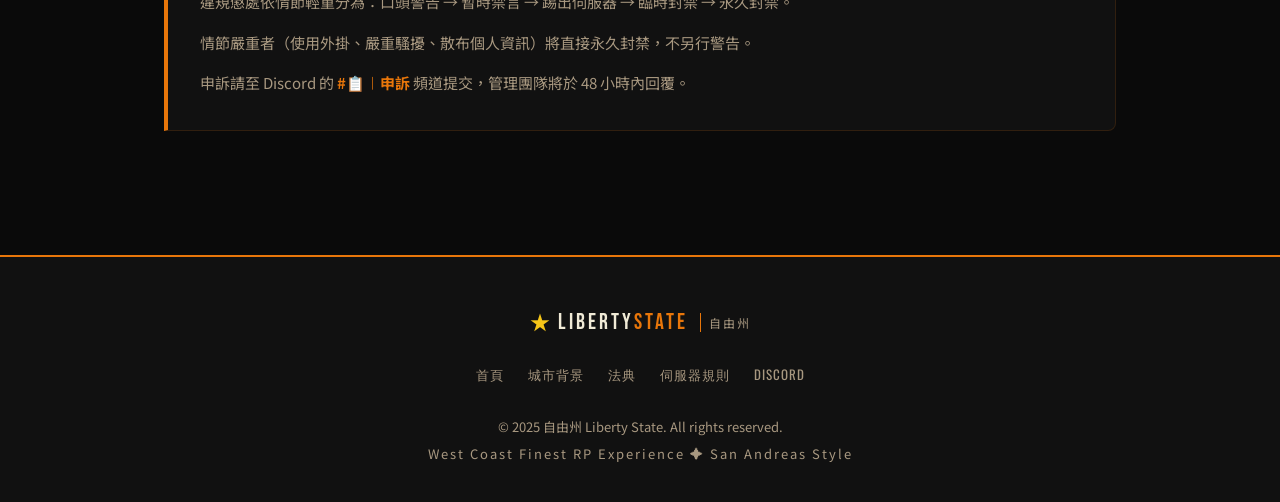
<file: rules.html>
<!DOCTYPE html>
<html lang="zh-TW">
<head>
  <meta charset="UTF-8" />
  <meta name="viewport" content="width=device-width, initial-scale=1.0" />
  <title>伺服器規則 | 自由州 Liberty State</title>
  <meta name="description" content="了解自由州伺服器的所有規則與規範。" />
  <link rel="preconnect" href="https://fonts.googleapis.com" />
  <link rel="preconnect" href="https://fonts.gstatic.com" crossorigin />
  <link href="https://fonts.googleapis.com/css2?family=Bebas+Neue&family=Oswald:wght@300;400;500;600;700&family=Noto+Sans+TC:wght@300;400;500;700&family=Roboto+Mono:wght@400;500&display=swap" rel="stylesheet" />
  <link rel="stylesheet" href="style.css" />
</head>
<body>
  <nav class="navbar" id="navbar">
    <div class="nav-container">
      <a href="index.html" class="nav-logo">
        <span class="logo-star">★</span>
        <span class="logo-text">LIBERTY<span class="logo-state">STATE</span></span>
        <span class="logo-zh">自由州</span>
      </a>
      <div class="nav-links">
        <a href="index.html" class="nav-link">首頁</a>
        <a href="city.html" class="nav-link">城市背景</a>
        <a href="code.html" class="nav-link">法典</a>
        <a href="rules.html" class="nav-link active">伺服器規則</a>
        <a href="https://discord.gg/libertystaterp" class="nav-link discord-btn" target="_blank">
          <svg width="18" height="18" viewBox="0 0 24 24" fill="currentColor"><path d="M20.317 4.37a19.791 19.791 0 0 0-4.885-1.515.074.074 0 0 0-.079.037c-.21.375-.444.864-.608 1.25a18.27 18.27 0 0 0-5.487 0 12.64 12.64 0 0 0-.617-1.25.077.077 0 0 0-.079-.037A19.736 19.736 0 0 0 3.677 4.37a.07.07 0 0 0-.032.027C.533 9.046-.32 13.58.099 18.057.1 18.081.118 18.103.137 18.116a19.916 19.916 0 0 0 6.002 2.993.078.078 0 0 0 .084-.026c.462-.63.874-1.295 1.226-1.994a.076.076 0 0 0-.041-.106 13.107 13.107 0 0 1-1.872-.892.077.077 0 0 1-.008-.128 10.2 10.2 0 0 0 .372-.292.074.074 0 0 1 .077-.01c3.928 1.793 8.18 1.793 12.062 0a.074.074 0 0 1 .078.01c.12.098.246.198.373.292a.077.077 0 0 1-.006.127 12.299 12.299 0 0 1-1.873.892.077.077 0 0 0-.041.107c.36.698.772 1.362 1.225 1.993a.076.076 0 0 0 .084.028 19.839 19.839 0 0 0 6.002-2.981.077.077 0 0 0 .032-.054c.5-5.177-.838-9.674-3.549-13.66a.061.061 0 0 0-.031-.03z"/></svg>
          Discord
        </a>
      </div>
      <button class="nav-toggle" id="navToggle"><span></span><span></span><span></span></button>
    </div>
  </nav>

  <section class="page-hero">
    <div class="page-hero-tag">★ SERVER RULES ★</div>
    <h1 class="page-hero-title">伺服器規則<br><span>SERVER RULES</span></h1>
    <p class="page-hero-desc">所有玩家必須遵守以下規則，違反規則將依情節輕重受到相應懲處。</p>
  </section>

  <div class="rules-section">

    <div class="rule-category">
      <div class="rule-category-title">一、基本行為準則</div>
      <ul class="rules-list">
        <li>尊重所有玩家，禁止任何形式的騷擾、歧視或仇恨言論。</li>
        <li>禁止在遊戲內外對其他玩家進行人身攻擊或言語暴力。</li>
        <li>保持良好的遊戲態度，輸贏皆需保持風度。</li>
        <li>禁止利用遊戲漏洞或外掛程式獲取不正當優勢，一經發現永久封禁。</li>
        <li>禁止分享任何玩家的個人資訊（包括真實姓名、住址、聯絡方式等）。</li>
        <li>禁止在任何平台散布對伺服器有害的不實言論。</li>
      </ul>
    </div>

    <div class="rule-category">
      <div class="rule-category-title">二、角色扮演規則</div>
      <ul class="rules-list">
        <li>必須全程維持角色（In-Character），除非遇到緊急OOC情況。</li>
        <li>禁止 Metagaming：不得將遊戲外（OOC）獲取的資訊用於角色扮演決策。</li>
        <li>禁止 Powergaming：不得強迫他人接受不合理的 RP 結果，或執行現實中不可能的動作。</li>
        <li>禁止 RDM（Random Death Match）：無充分的 RP 理由不得攻擊或殺害他人。</li>
        <li>禁止 VDM（Vehicle Death Match）：不得無故以車輛撞擊他人。</li>
        <li>New Life Rule（NLR）：角色死亡後需忘記死前三十分鐘內發生的一切事件。</li>
        <li>禁止 Combat Logging：在戰鬥或 RP 場景中故意退出遊戲以逃避後果。</li>
        <li>角色扮演場景中若需中斷，必須先獲得所有參與者同意。</li>
        <li>禁止扮演未成年角色進行成人向的 RP 場景。</li>
        <li>高強度 RP（如劫持、綁架）必須事先確認所有參與者皆知情並同意。</li>
      </ul>
    </div>

    <div class="rule-category">
      <div class="rule-category-title">三、犯罪與警察相關規則</div>
      <ul class="rules-list">
        <li>犯罪活動必須有合理的 RP 動機，不得無故對無辜 NPC 或玩家施暴。</li>
        <li>警察執勤時必須遵守自由州警察局的標準作業程序（SOP）。</li>
        <li>禁止「警察屠殺」：不得以清除警察為目的進行大規模攻擊。</li>
        <li>搶劫銀行等高風險犯罪活動需要伺服器內有足夠數量的執法人員在線。</li>
        <li>被捕後必須配合警察的 RP，不得利用遊戲機制逃避合理的逮捕程序。</li>
        <li>禁止在安全區域（醫院、警察局正門）內進行犯罪活動。</li>
      </ul>
    </div>

    <div class="rule-category">
      <div class="rule-category-title">四、語音與文字溝通</div>
      <ul class="rules-list">
        <li>遊戲內對話預設為角色內（IC），使用 /ooc 指令才為遊戲外（OOC）溝通。</li>
        <li>禁止在 IC 頻道使用現實世界的品牌名稱、梗圖或網路流行語。</li>
        <li>伺服器官方語言為繁體中文，OOC 溝通請使用中文。</li>
        <li>禁止持續播放音樂或製造噪音干擾他人遊戲體驗。</li>
        <li>Discord 語音頻道使用規範依各頻道說明為準。</li>
      </ul>
    </div>

    <div class="rule-category">
      <div class="rule-category-title">五、角色創建規則</div>
      <ul class="rules-list">
        <li>角色名稱必須符合真實人名格式（姓名），禁止使用綽號或搞笑名字。</li>
        <li>禁止使用真實名人、政治人物或其他玩家角色的名字。</li>
        <li>每位玩家最多創建三個角色，且角色間不得共享資訊（Metagaming）。</li>
        <li>角色的背景故事必須合乎常理，不得設定為超自然存在或無敵角色。</li>
      </ul>
    </div>

    <div class="rule-category">
      <div class="rule-category-title">六、管理與申訴</div>
      <ul class="rules-list">
        <li>對管理員的決定如有異議，請透過 Discord 的申訴系統提交。</li>
        <li>禁止在遊戲中或公開頻道爭論管理決定。</li>
        <li>禁止騷擾管理員或要求特殊優待。</li>
        <li>檢舉其他玩家請使用指定舉報系統，禁止公開指名道姓。</li>
        <li>管理員的最終決定具有約束力，請尊重並遵守。</li>
      </ul>
    </div>

    <div class="content-block" style="margin-top: 40px;">
      <h2>⚠️ 懲處說明</h2>
      <p>違規懲處依情節輕重分為：口頭警告 → 暫時禁言 → 踢出伺服器 → 臨時封禁 → 永久封禁。</p>
      <p>情節嚴重者（使用外掛、嚴重騷擾、散布個人資訊）將直接永久封禁，不另行警告。</p>
      <p>申訴請至 Discord 的 <strong style="color: var(--orange);">#📋︱申訴</strong> 頻道提交，管理團隊將於 48 小時內回覆。</p>
    </div>

  </div>

  <footer class="footer">
    <div class="footer-content">
      <div class="footer-logo">
        <span class="logo-star">★</span>
        <span class="logo-text">LIBERTY<span class="logo-state">STATE</span></span>
        <span class="logo-zh">自由州</span>
      </div>
      <div class="footer-links">
        <a href="index.html">首頁</a>
        <a href="city.html">城市背景</a>
        <a href="code.html">法典</a>
        <a href="rules.html">伺服器規則</a>
        <a href="https://discord.gg/libertystaterp" target="_blank">Discord</a>
      </div>
      <div class="footer-bottom">
        <p>© 2025 自由州 Liberty State. All rights reserved.</p>
        <p class="footer-tagline">West Coast Finest RP Experience ✦ San Andreas Style</p>
      </div>
    </div>
  </footer>

  <script src="app.js"></script>
</body>
</html>
</file>
<file: style.css>
/* ===== NEWS TICKER ===== */
.news-ticker {
  background: var(--orange);
  color: var(--dark);
  height: 32px;
  display: flex; align-items: center;
  font-family: var(--font-heading);
  font-weight: 700; font-size: 13px;
  letter-spacing: 1px; text-transform: uppercase;
  overflow: hidden; border-bottom: 2px solid var(--dark);
  position: relative; z-index: 1001;
}
.news-content {
  display: flex; gap: 50px;
  animation: ticker 30s linear infinite;
  white-space: nowrap;
}
@keyframes ticker {
  0% { transform: translateX(100%); }
  100% { transform: translateX(-100%); }
}

/* ===== ENHANCED HERO ===== */
.hero {
  background-image: url('gta_sa_sunset_cityscape_1777030812058.png');
  background-size: cover;
  background-position: center;
}
.hero::after {
  content: ''; position: absolute; inset: 0;
  background: linear-gradient(0deg, rgba(10,10,10,0.95) 0%, rgba(10,10,10,0.4) 50%, rgba(232,118,10,0.2) 100%);
  pointer-events: none;
}

.hero-title {
  filter: drop-shadow(0 0 15px rgba(232,118,10,0.8));
}

.feature-card {
  border: 2px solid var(--dark4);
  box-shadow: 8px 8px 0px var(--dark4);
  transition: all 0.2s cubic-bezier(0.175, 0.885, 0.32, 1.275);
}
.feature-card:hover {
  transform: translate(-4px, -4px);
  box-shadow: 12px 12px 0px var(--orange);
  border-color: var(--orange);
}

.btn {
  box-shadow: 4px 4px 0px var(--dark4);
  font-weight: 900;
}
.btn:active {
  transform: translate(2px, 2px);
  box-shadow: 0px 0px 0px var(--dark4);
}
/* ===== WANTED LEVEL ===== */
.wanted-level {
  position: absolute;
  top: -20px; right: 0;
  display: flex; gap: 5px;
  font-size: 32px; color: var(--gold);
  text-shadow: 0 0 10px rgba(245,197,24,0.8);
  animation: wantedFlash 1.5s infinite;
}
.star-dim { color: rgba(255,255,255,0.2); text-shadow: none; }
@keyframes wantedFlash {
  0%, 100% { opacity: 1; }
  50% { opacity: 0.7; }
}

*, *::before, *::after { box-sizing: border-box; margin: 0; padding: 0; }

:root {
  --orange: #E8760A;
  --orange-light: #F5A623;
  --gold: #F5C518;
  --red: #CC2200;
  --dark: #0A0A0A;
  --dark2: #111111;
  --dark3: #1A1A1A;
  --dark4: #252525;
  --sand: #D4A96A;
  --sand-light: #E8C98A;
  --text: #F0EAD6;
  --text-dim: #A89880;
  --font-display: 'Bebas Neue', sans-serif;
  --font-heading: 'Oswald', sans-serif;
  --font-body: 'Noto Sans TC', sans-serif;
  --font-mono: 'Roboto Mono', monospace;
}

html { scroll-behavior: smooth; }

body {
  background: var(--dark);
  color: var(--text);
  font-family: var(--font-body);
  font-size: 16px;
  line-height: 1.6;
  overflow-x: hidden;
}

/* ===== SCROLLBAR ===== */
::-webkit-scrollbar { width: 6px; }
::-webkit-scrollbar-track { background: var(--dark2); }
::-webkit-scrollbar-thumb { background: var(--orange); border-radius: 3px; }

/* ===== NAVBAR ===== */
.navbar {
  position: fixed; top: 0; left: 0; right: 0; z-index: 1000;
  background: rgba(10,10,10,0.92);
  backdrop-filter: blur(12px);
  border-bottom: 2px solid var(--orange);
  transition: all 0.3s ease;
}
.nav-container {
  max-width: 1200px; margin: 0 auto;
  padding: 0 24px;
  display: flex; align-items: center; justify-content: space-between;
  height: 64px;
}
.nav-logo {
  display: flex; align-items: center; gap: 8px;
  text-decoration: none;
}
.logo-star { color: var(--gold); font-size: 20px; }
.logo-text {
  font-family: var(--font-display);
  font-size: 22px; letter-spacing: 3px;
  color: var(--text);
}
.logo-state { color: var(--orange); }
.logo-zh {
  font-size: 12px; color: var(--text-dim);
  border-left: 1px solid var(--orange);
  padding-left: 8px; margin-left: 4px;
  letter-spacing: 2px;
}
.nav-links { display: flex; align-items: center; gap: 4px; }
.nav-link {
  color: var(--text-dim); text-decoration: none;
  font-family: var(--font-heading); font-size: 14px;
  letter-spacing: 1px; text-transform: uppercase;
  padding: 6px 14px; border-radius: 4px;
  transition: all 0.2s ease;
  position: relative;
}
.nav-link:hover, .nav-link.active {
  color: var(--orange);
}
.nav-link.active::after {
  content: ''; position: absolute;
  bottom: -2px; left: 50%; transform: translateX(-50%);
  width: 60%; height: 2px; background: var(--orange);
}
.discord-btn {
  display: flex; align-items: center; gap: 6px;
  background: #5865F2; color: #fff !important;
  border-radius: 6px; padding: 6px 14px;
  margin-left: 8px;
}
.discord-btn:hover { background: #4752C4; transform: translateY(-1px); }
.nav-toggle {
  display: none; background: none; border: none;
  cursor: pointer; flex-direction: column; gap: 5px; padding: 4px;
}
.nav-toggle span {
  display: block; width: 24px; height: 2px;
  background: var(--orange); transition: all 0.3s ease;
}

/* ===== HERO ===== */
.hero {
  position: relative; min-height: 100vh;
  display: flex; flex-direction: column;
  justify-content: center; align-items: center;
  overflow: hidden; padding-top: 64px;
}
.hero-bg {
  position: absolute; inset: 0; z-index: 0;
}
.hero-gradient {
  position: absolute; inset: 0;
  background: linear-gradient(
    180deg,
    #0A0A0A 0%,
    #1A0A00 20%,
    #2D1200 40%,
    #1A0800 60%,
    #0A0A0A 100%
  );
}
.hero-grid {
  position: absolute; inset: 0;
  background-image:
    linear-gradient(rgba(232,118,10,0.08) 1px, transparent 1px),
    linear-gradient(90deg, rgba(232,118,10,0.08) 1px, transparent 1px);
  background-size: 60px 60px;
  transform: perspective(600px) rotateX(30deg) translateY(30%);
}
.hero-stars {
  position: absolute; inset: 0;
  background-image: radial-gradient(1px 1px at 20% 30%, rgba(245,197,24,0.6) 0%, transparent 100%),
    radial-gradient(1px 1px at 70% 15%, rgba(245,197,24,0.4) 0%, transparent 100%),
    radial-gradient(2px 2px at 45% 60%, rgba(232,118,10,0.3) 0%, transparent 100%),
    radial-gradient(1px 1px at 85% 45%, rgba(245,197,24,0.5) 0%, transparent 100%),
    radial-gradient(1px 1px at 10% 70%, rgba(255,255,255,0.3) 0%, transparent 100%);
}
.sun-effect {
  position: absolute; bottom: 20%;
  left: 50%; transform: translateX(-50%);
  width: 300px; height: 300px;
  background: radial-gradient(circle, rgba(232,118,10,0.25) 0%, rgba(204,34,0,0.1) 40%, transparent 70%);
  border-radius: 50%;
  animation: sunPulse 4s ease-in-out infinite;
}
@keyframes sunPulse {
  0%, 100% { transform: translateX(-50%) scale(1); opacity: 0.6; }
  50% { transform: translateX(-50%) scale(1.1); opacity: 1; }
}
.palm-silhouettes { position: absolute; inset: 0; pointer-events: none; }
.palm {
  position: absolute; bottom: 0;
  width: 120px; height: 300px;
  background: var(--dark);
  clip-path: polygon(50% 0%, 55% 70%, 100% 100%, 0% 100%, 45% 70%);
  opacity: 0.7;
}
.palm::before {
  content: ''; position: absolute;
  top: 0; left: 50%; transform: translateX(-50%);
  width: 200px; height: 80px;
  background: var(--dark);
  clip-path: polygon(50% 0%, 100% 100%, 0% 100%);
  transform-origin: bottom center;
}
.palm-left { left: 5%; }
.palm-right { right: 5%; transform: scaleX(-1); }

.hero-content {
  position: relative; z-index: 1;
  text-align: center; padding: 0 24px;
  max-width: 900px;
}
.hero-badge {
  display: inline-flex; align-items: center; gap: 8px;
  font-family: var(--font-heading); font-size: 12px;
  letter-spacing: 4px; text-transform: uppercase;
  color: var(--gold);
  border: 1px solid rgba(245,197,24,0.4);
  padding: 6px 20px; border-radius: 2px;
  margin-bottom: 20px;
  animation: fadeDown 0.8s ease;
}
.badge-star { font-size: 10px; animation: spin 8s linear infinite; }
@keyframes spin { to { transform: rotate(360deg); } }

.hero-title {
  display: flex; flex-direction: column; align-items: center;
  line-height: 0.9;
  animation: fadeUp 0.8s ease 0.2s both;
}
.title-liberty {
  font-family: var(--font-display);
  font-size: clamp(80px, 15vw, 160px);
  letter-spacing: 12px;
  color: var(--text);
  text-shadow: 0 0 40px rgba(232,118,10,0.4);
}
.title-state {
  font-family: var(--font-display);
  font-size: clamp(80px, 15vw, 160px);
  letter-spacing: 12px;
  color: var(--orange);
  text-shadow: 0 0 60px rgba(232,118,10,0.6), 0 0 100px rgba(232,118,10,0.2);
}
.title-zh {
  font-family: var(--font-heading); font-size: clamp(18px, 3vw, 28px);
  letter-spacing: 16px; color: var(--sand);
  margin-top: 8px; font-weight: 300;
}
.hero-subtitle {
  font-family: var(--font-heading);
  font-size: clamp(14px, 2.5vw, 18px);
  letter-spacing: 3px; color: var(--gold);
  margin-top: 16px; text-transform: uppercase;
  animation: fadeUp 0.8s ease 0.4s both;
}
.hero-desc {
  max-width: 600px; margin: 16px auto 0;
  color: var(--text-dim); font-size: 15px; line-height: 1.8;
  animation: fadeUp 0.8s ease 0.5s both;
}
.hero-buttons {
  display: flex; gap: 16px; justify-content: center;
  margin-top: 36px; flex-wrap: wrap;
  animation: fadeUp 0.8s ease 0.6s both;
}
.hero-badge-bottom {
  position: absolute; bottom: 40px; left: 0; right: 0;
  display: flex; align-items: center; justify-content: center; gap: 24px;
  font-family: var(--font-heading); font-size: 13px;
  letter-spacing: 2px; text-transform: uppercase;
  color: var(--text-dim);
  animation: fadeUp 0.8s ease 0.8s both;
}
.stat-num { color: var(--orange); font-weight: 700; }
.stat-divider { color: var(--gold); }
.hero-scroll-hint {
  margin-top: 40px; display: flex; flex-direction: column;
  align-items: center; gap: 6px;
  font-family: var(--font-heading); font-size: 11px;
  letter-spacing: 3px; color: var(--text-dim);
  animation: fadeUp 0.8s ease 0.9s both;
}
.scroll-arrow {
  animation: bounce 2s ease-in-out infinite;
  color: var(--orange); font-size: 18px;
}
@keyframes bounce {
  0%, 100% { transform: translateY(0); }
  50% { transform: translateY(6px); }
}

/* ===== BUTTONS ===== */
.btn {
  display: inline-flex; align-items: center; gap: 8px;
  font-family: var(--font-heading); font-size: 15px;
  letter-spacing: 2px; text-transform: uppercase;
  text-decoration: none;
  padding: 14px 32px; border-radius: 4px;
  transition: all 0.3s ease;
  cursor: pointer; border: none;
  position: relative; overflow: hidden;
}
.btn::before {
  content: ''; position: absolute; inset: 0;
  background: rgba(255,255,255,0.1);
  transform: translateX(-100%); transition: transform 0.3s ease;
}
.btn:hover::before { transform: translateX(0); }
.btn-primary {
  background: var(--orange);
  color: var(--dark); font-weight: 700;
  box-shadow: 0 4px 20px rgba(232,118,10,0.4);
}
.btn-primary:hover {
  background: var(--orange-light);
  transform: translateY(-2px);
  box-shadow: 0 8px 30px rgba(232,118,10,0.5);
}
.btn-discord {
  background: #5865F2; color: #fff;
  box-shadow: 0 4px 20px rgba(88,101,242,0.4);
}
.btn-discord:hover {
  background: #4752C4; transform: translateY(-2px);
}
.btn-outline {
  background: transparent;
  color: var(--orange);
  border: 2px solid var(--orange);
}
.btn-outline:hover {
  background: rgba(232,118,10,0.15); transform: translateY(-2px);
}
.btn-lg { padding: 16px 40px; font-size: 16px; }
.btn-icon { font-size: 18px; }

/* ===== SECTIONS ===== */
.section-header {
  text-align: center; margin-bottom: 56px;
}
.section-tag {
  font-family: var(--font-heading); font-size: 12px;
  letter-spacing: 4px; text-transform: uppercase;
  color: var(--gold); margin-bottom: 12px;
}
.section-title {
  font-family: var(--font-display); font-size: clamp(36px, 6vw, 56px);
  color: var(--text); letter-spacing: 4px;
}
.section-divider {
  font-size: 20px; color: var(--orange);
  margin-top: 12px;
}

/* ===== FEATURES ===== */
.features {
  padding: 100px 24px;
  max-width: 1200px; margin: 0 auto;
}
.features-grid {
  display: grid;
  grid-template-columns: repeat(auto-fit, minmax(260px, 1fr));
  gap: 24px;
}
.feature-card {
  background: var(--dark2);
  border: 1px solid rgba(232,118,10,0.2);
  border-radius: 8px; padding: 32px;
  position: relative; overflow: hidden;
  transition: all 0.3s ease;
}
.feature-card::before {
  content: ''; position: absolute;
  top: 0; left: 0; right: 0; height: 3px;
  background: linear-gradient(90deg, var(--orange), var(--gold));
  transform: scaleX(0); transition: transform 0.3s ease;
  transform-origin: left;
}
.feature-card:hover { border-color: var(--orange); transform: translateY(-4px); }
.feature-card:hover::before { transform: scaleX(1); }
.feature-icon { font-size: 40px; margin-bottom: 16px; }
.feature-tag {
  font-family: var(--font-heading); font-size: 11px;
  letter-spacing: 3px; text-transform: uppercase;
  color: var(--gold); margin-bottom: 8px;
}
.feature-title {
  font-family: var(--font-heading); font-size: 22px;
  color: var(--text); margin-bottom: 12px; font-weight: 600;
}
.feature-desc { color: var(--text-dim); font-size: 14px; line-height: 1.8; }
.feature-link {
  display: inline-block; margin-top: 16px;
  color: var(--orange); font-family: var(--font-heading);
  font-size: 13px; letter-spacing: 1px; text-decoration: none;
  transition: gap 0.2s ease;
}
.feature-link:hover { color: var(--gold); }

/* ===== CTA ===== */
.cta-section {
  position: relative; padding: 100px 24px;
  text-align: center; overflow: hidden;
}
.cta-bg {
  position: absolute; inset: 0;
  background: linear-gradient(135deg, rgba(232,118,10,0.08) 0%, rgba(204,34,0,0.06) 100%);
  border-top: 1px solid rgba(232,118,10,0.2);
  border-bottom: 1px solid rgba(232,118,10,0.2);
}
.cta-content { position: relative; z-index: 1; max-width: 700px; margin: 0 auto; }
.cta-tag {
  font-family: var(--font-heading); font-size: 13px;
  letter-spacing: 4px; color: var(--gold); margin-bottom: 20px;
}
.cta-title {
  font-family: var(--font-display); font-size: clamp(36px, 6vw, 56px);
  color: var(--text); letter-spacing: 3px; line-height: 1.1;
}
.cta-highlight { color: var(--orange); }
.cta-desc {
  margin: 20px 0 36px;
  color: var(--text-dim); font-size: 16px;
}
.cta-buttons { display: flex; gap: 16px; justify-content: center; flex-wrap: wrap; }

/* ===== PAGE HERO ===== */
.page-hero {
  padding: 120px 24px 60px;
  text-align: center;
  background: linear-gradient(180deg, rgba(232,118,10,0.08) 0%, transparent 100%);
  border-bottom: 1px solid rgba(232,118,10,0.15);
}
.page-hero-tag {
  font-family: var(--font-heading); font-size: 12px;
  letter-spacing: 4px; text-transform: uppercase;
  color: var(--gold); margin-bottom: 12px;
}
.page-hero-title {
  font-family: var(--font-display); font-size: clamp(48px, 8vw, 80px);
  letter-spacing: 6px; color: var(--text);
  line-height: 1;
}
.page-hero-title span { color: var(--orange); }
.page-hero-desc {
  max-width: 600px; margin: 16px auto 0;
  color: var(--text-dim); font-size: 15px;
}

/* ===== CITY PAGE ===== */
.city-section, .rules-section, .code-section {
  max-width: 1000px; margin: 0 auto; padding: 60px 24px 100px;
}
.content-block {
  background: var(--dark2);
  border: 1px solid rgba(232,118,10,0.15);
  border-left: 4px solid var(--orange);
  border-radius: 0 8px 8px 0;
  padding: 32px; margin-bottom: 24px;
}
.content-block h2, .content-block h3 {
  font-family: var(--font-heading); color: var(--orange);
  letter-spacing: 2px; margin-bottom: 16px;
}
.content-block h2 { font-size: 24px; }
.content-block h3 { font-size: 18px; }
.content-block p {
  color: var(--text-dim); line-height: 1.9; margin-bottom: 12px; font-size: 15px;
}
.content-block p:last-child { margin-bottom: 0; }
.city-grid {
  display: grid; grid-template-columns: repeat(auto-fit, minmax(280px, 1fr));
  gap: 20px; margin-bottom: 40px;
}
.city-card {
  background: var(--dark2);
  border: 1px solid rgba(232,118,10,0.15);
  border-radius: 8px; padding: 28px;
  transition: all 0.3s ease;
}
.city-card:hover {
  border-color: var(--orange); transform: translateY(-3px);
}
.city-card-icon { font-size: 32px; margin-bottom: 12px; }
.city-card h3 {
  font-family: var(--font-heading); font-size: 18px;
  color: var(--orange); margin-bottom: 10px;
}
.city-card p { color: var(--text-dim); font-size: 14px; line-height: 1.8; }

/* ===== RULES PAGE ===== */
.rules-list { list-style: none; }
.rules-list li {
  padding: 14px 0; border-bottom: 1px solid rgba(232,118,10,0.1);
  color: var(--text-dim); font-size: 15px; line-height: 1.7;
  display: flex; gap: 12px; align-items: flex-start;
}
.rules-list li::before {
  content: '▸'; color: var(--orange); font-size: 12px;
  flex-shrink: 0; margin-top: 4px;
}
.rules-list li:last-child { border-bottom: none; }
.rule-category {
  margin-bottom: 32px;
}
.rule-category-title {
  font-family: var(--font-display); font-size: 28px;
  color: var(--gold); letter-spacing: 3px;
  padding-bottom: 12px;
  border-bottom: 2px solid var(--orange);
  margin-bottom: 20px;
}

/* ===== LAW CODE ===== */
.law-chapter {
  margin-bottom: 48px;
}
.chapter-header {
  background: linear-gradient(135deg, rgba(232,118,10,0.15), rgba(204,34,0,0.08));
  border: 1px solid rgba(232,118,10,0.3);
  border-radius: 8px 8px 0 0; padding: 20px 28px;
  cursor: pointer; display: flex; justify-content: space-between; align-items: center;
  transition: all 0.3s ease;
}
.chapter-header:hover { background: rgba(232,118,10,0.2); }
.chapter-title {
  font-family: var(--font-display); font-size: 24px;
  color: var(--orange); letter-spacing: 2px;
}
.chapter-toggle { color: var(--gold); font-size: 20px; transition: transform 0.3s ease; }
.chapter-toggle.open { transform: rotate(90deg); }
.chapter-body {
  border: 1px solid rgba(232,118,10,0.2); border-top: none;
  border-radius: 0 0 8px 8px; overflow: hidden;
  max-height: 0; transition: max-height 0.4s ease;
}
.chapter-body.open { max-height: 9999px; }
.law-article {
  padding: 20px 28px;
  border-bottom: 1px solid rgba(232,118,10,0.08);
}
.law-article:last-child { border-bottom: none; }
.article-num {
  font-family: var(--font-mono); font-size: 11px;
  color: var(--gold); letter-spacing: 2px;
  margin-bottom: 6px;
}
.article-title {
  font-family: var(--font-heading); font-size: 17px;
  color: var(--text); margin-bottom: 8px;
}
.article-content {
  color: var(--text-dim); font-size: 14px; line-height: 1.9;
}

/* ===== CONTACT SECTION ===== */
.contact-section {
  padding: 100px 24px;
  max-width: 1200px;
  margin: 0 auto;
}
.contact-container {
  display: grid;
  grid-template-columns: 1fr 1.5fr;
  gap: 48px;
  margin-top: 40px;
}
.contact-info {
  display: flex;
  flex-direction: column;
  gap: 32px;
}
.contact-item {
  display: flex;
  gap: 20px;
  background: var(--dark2);
  padding: 24px;
  border-radius: 8px;
  border: 1px solid rgba(232,118,10,0.1);
  transition: all 0.3s ease;
}
.contact-item:hover {
  border-color: var(--orange);
  transform: translateX(10px);
}
.contact-icon {
  font-size: 32px;
  background: rgba(232,118,10,0.1);
  width: 60px; height: 60px;
  display: flex; align-items: center; justify-content: center;
  border-radius: 50%;
  color: var(--orange);
}
.contact-text h4 {
  font-family: var(--font-heading);
  color: var(--text);
  margin-bottom: 8px;
}
.contact-text p {
  color: var(--text-dim);
  font-size: 14px;
  margin-bottom: 12px;
}
.contact-text a {
  color: var(--orange);
  text-decoration: none;
  font-weight: 700;
  font-size: 14px;
}
.contact-text span {
  color: var(--gold);
  font-family: var(--font-mono);
  font-size: 14px;
}

.contact-form-wrapper {
  background: var(--dark2);
  padding: 40px;
  border-radius: 12px;
  border: 1px solid rgba(232,118,10,0.2);
  box-shadow: 0 10px 40px rgba(0,0,0,0.3);
}
.contact-form {
  display: flex;
  flex-direction: column;
  gap: 20px;
}
.form-row {
  display: grid;
  grid-template-columns: 1fr 1fr;
  gap: 20px;
}
.contact-form input, .contact-form textarea {
  background: var(--dark3);
  border: 1px solid var(--dark4);
  padding: 14px 20px;
  border-radius: 6px;
  color: var(--text);
  font-family: var(--font-body);
  transition: all 0.3s ease;
}
.contact-form input:focus, .contact-form textarea:focus {
  outline: none;
  border-color: var(--orange);
  box-shadow: 0 0 10px rgba(232,118,10,0.2);
}
.contact-form textarea {
  resize: none;
}

@media (max-width: 992px) {
  .contact-container {
    grid-template-columns: 1fr;
  }
}

/* ===== FOOTER ===== */
.footer {
  background: var(--dark2);
  border-top: 2px solid var(--orange);
  padding: 48px 24px 32px;
}
.footer-content { max-width: 1200px; margin: 0 auto; text-align: center; }
.footer-logo {
  display: flex; align-items: center; justify-content: center;
  gap: 8px; margin-bottom: 24px;
}
.footer-links {
  display: flex; gap: 24px; justify-content: center;
  flex-wrap: wrap; margin-bottom: 32px;
}
.footer-links a {
  color: var(--text-dim); text-decoration: none;
  font-family: var(--font-heading); font-size: 13px;
  letter-spacing: 1px; text-transform: uppercase;
  transition: color 0.2s ease;
}
.footer-links a:hover { color: var(--orange); }
.footer-bottom p { color: var(--text-dim); font-size: 13px; margin-bottom: 6px; }
.footer-tagline { color: rgba(245,197,24,0.5); font-size: 12px; letter-spacing: 2px; }

/* ===== ANIMATIONS ===== */
@keyframes fadeUp {
  from { opacity: 0; transform: translateY(20px); }
  to { opacity: 1; transform: translateY(0); }
}
@keyframes fadeDown {
  from { opacity: 0; transform: translateY(-10px); }
  to { opacity: 1; transform: translateY(0); }
}
.animate-in {
  opacity: 0; transform: translateY(20px);
  transition: all 0.6s ease;
}
.animate-in.visible { opacity: 1; transform: translateY(0); }

/* ===== RESPONSIVE ===== */
@media (max-width: 768px) {
  .nav-links { display: none; flex-direction: column; }
  .nav-links.open {
    display: flex; position: absolute; top: 64px; left: 0; right: 0;
    background: var(--dark2); border-bottom: 2px solid var(--orange);
    padding: 16px; gap: 8px;
  }
  .nav-toggle { display: flex; }
  .features { padding: 60px 16px; }
  .palm { display: none; }
  .hero-badge-bottom { display: none; }
  .hero-buttons { flex-direction: column; align-items: center; }
}

/* ===== GRUNGE TEXTURE ===== */
.features::before, .cta-section::before {
  content: ''; position: fixed; inset: 0;
  background-image: url("data:image/svg+xml,%3Csvg viewBox='0 0 256 256' xmlns='http://www.w3.org/2000/svg'%3E%3Cfilter id='noise'%3E%3CfeTurbulence type='fractalNoise' baseFrequency='0.9' numOctaves='4' stitchTiles='stitch'/%3E%3C/filter%3E%3Crect width='100%25' height='100%25' filter='url(%23noise)' opacity='0.03'/%3E%3C/svg%3E");
  pointer-events: none; z-index: 0;
}
</file>
